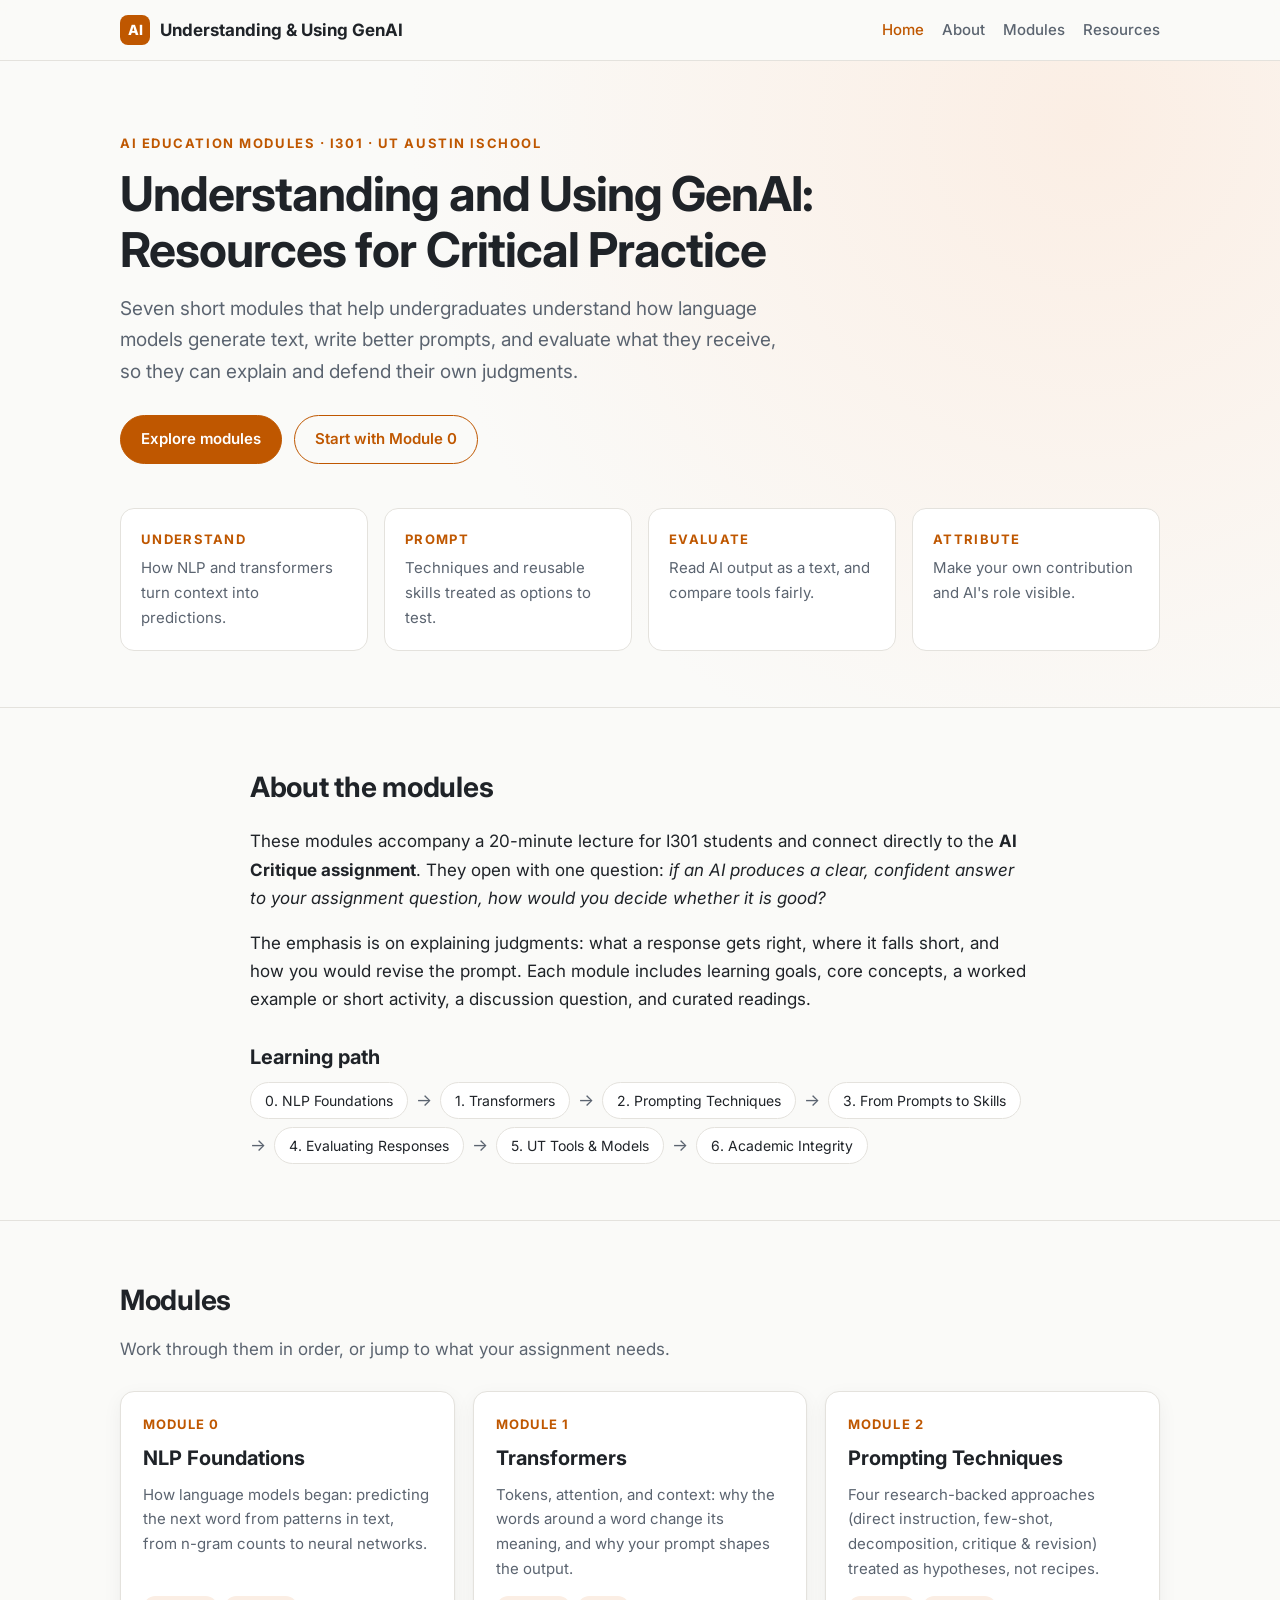
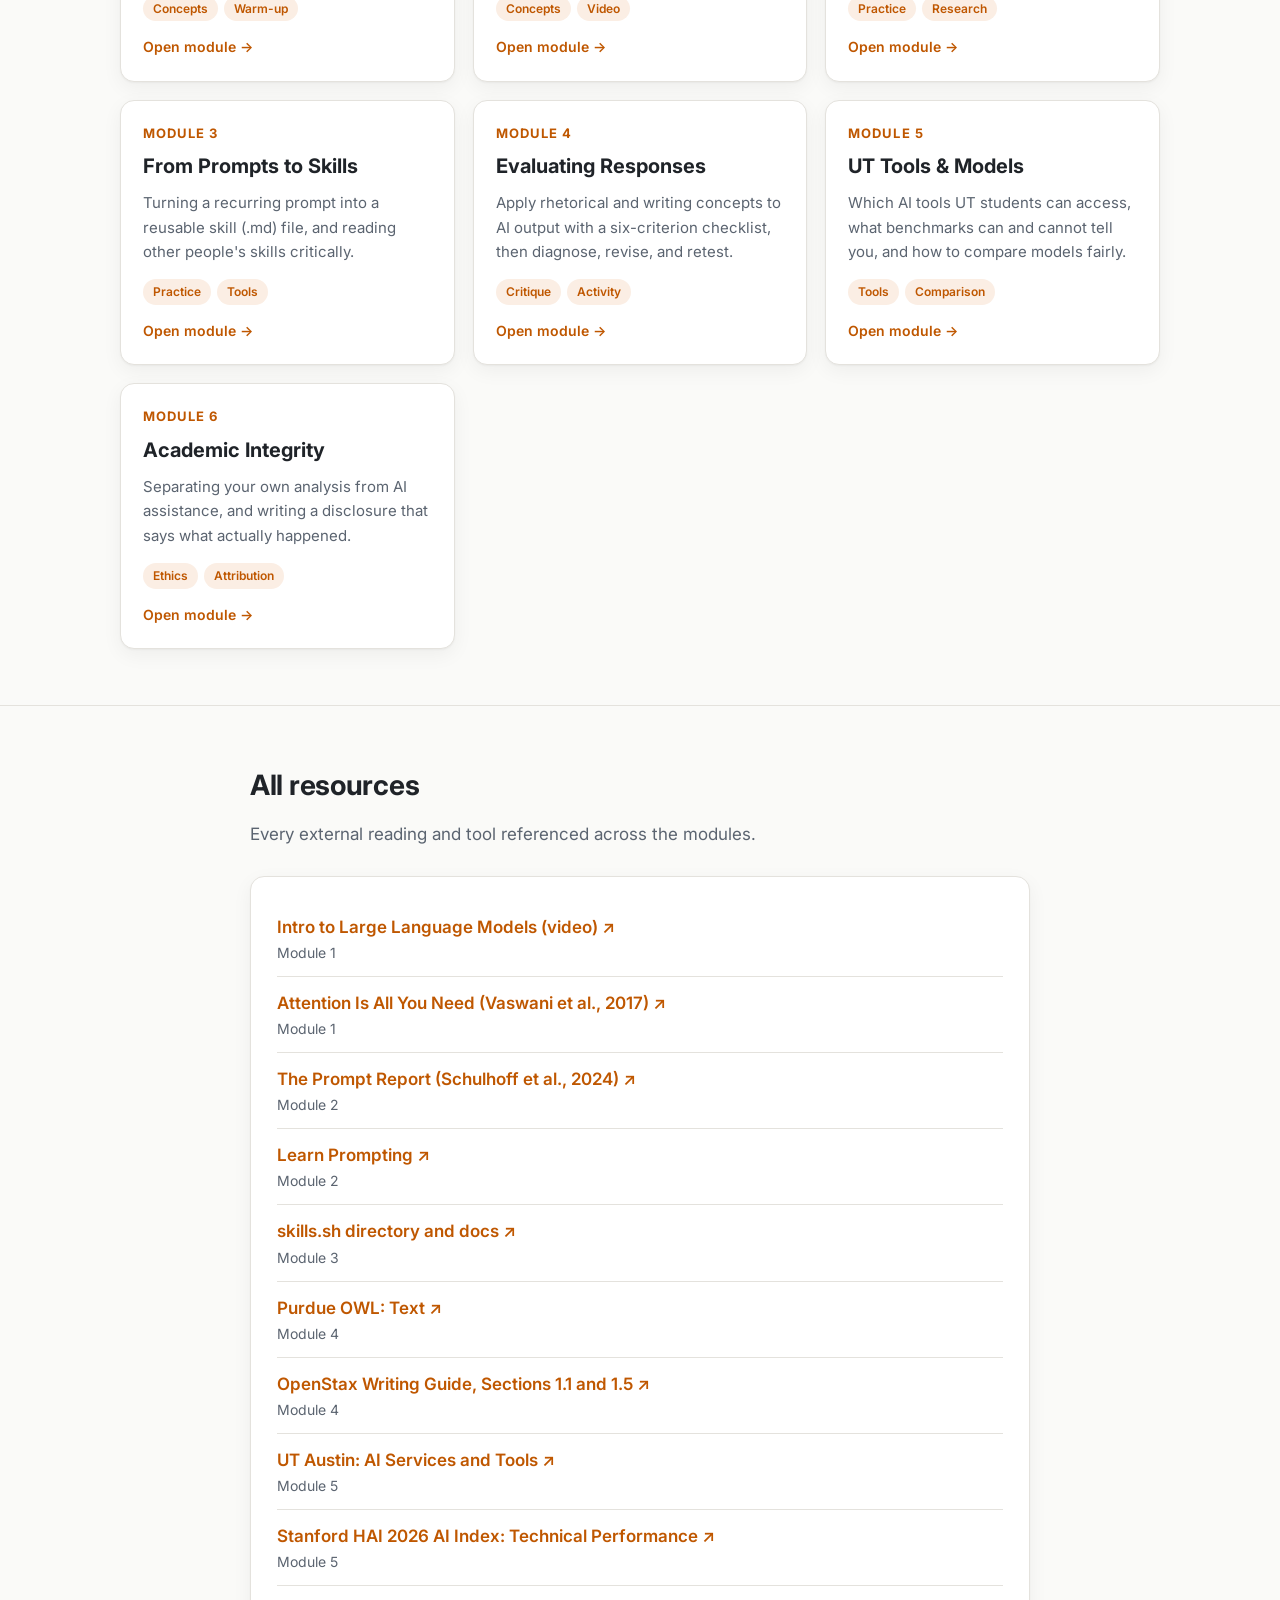
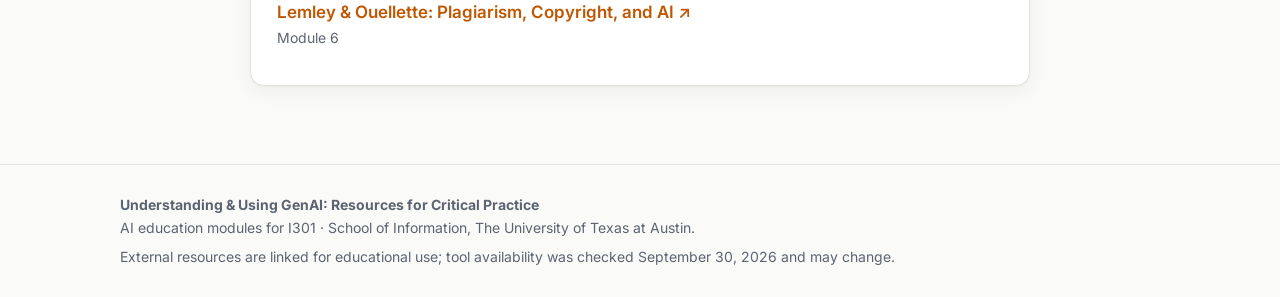
<file: index.html>
<!doctype html>
<html lang="en">
<head>
<meta charset="utf-8">
<meta name="viewport" content="width=device-width, initial-scale=1">
<title>Understanding &amp; Using GenAI: AI Education Modules</title>
<meta name="description" content="AI education modules for UT Austin iSchool undergraduates: understanding and critically using generative AI.">
<link rel="preconnect" href="https://fonts.googleapis.com">
<link href="https://fonts.googleapis.com/css2?family=Inter:wght@400;500;600;700;800&display=swap" rel="stylesheet">
<link rel="stylesheet" href="assets/style.css">
</head>
<body>
<header class="site-header"><div class="wrap">
  <a class="brand" href="index.html"><span class="brand-mark">AI</span>Understanding &amp; Using GenAI</a>
  <nav class="nav"><a href="index.html#home" class="active">Home</a><a href="index.html#about" class="">About</a><a href="index.html#modules" class="">Modules</a><a href="index.html#resources" class="">Resources</a></nav>
</div></header>

<section class="hero" id="home"><div class="wrap">
  <p class="eyebrow">AI Education Modules · I301 · UT Austin iSchool</p>
  <h1>Understanding and Using GenAI:<br>Resources for Critical Practice</h1>
  <p class="lead">Seven short modules that help undergraduates understand how language models generate text, write better prompts, and evaluate what they receive, so they can explain and defend their own judgments.</p>
  <div class="btns"><a class="btn primary" href="#modules">Explore modules</a><a class="btn ghost" href="module0-nlp.html">Start with Module 0</a></div>
  <div class="pillars" style="margin-top:44px">
    <div class="pillar"><h4>Understand</h4><p>How NLP and transformers turn context into predictions.</p></div>
    <div class="pillar"><h4>Prompt</h4><p>Techniques and reusable skills treated as options to test.</p></div>
    <div class="pillar"><h4>Evaluate</h4><p>Read AI output as a text, and compare tools fairly.</p></div>
    <div class="pillar"><h4>Attribute</h4><p>Make your own contribution and AI's role visible.</p></div>
  </div>
</div></section>

<section class="block" id="about"><div class="wrap narrow">
  <h2>About the modules</h2>
  <p>These modules accompany a 20-minute lecture for I301 students and connect directly to the <b>AI Critique assignment</b>. They open with one question: <i>if an AI produces a clear, confident answer to your assignment question, how would you decide whether it is good?</i></p>
  <p>The emphasis is on explaining judgments: what a response gets right, where it falls short, and how you would revise the prompt. Each module includes learning goals, core concepts, a worked example or short activity, a discussion question, and curated readings.</p>
  <h3>Learning path</h3>
  <div class="flow"><span>0. NLP Foundations</span> <i>→</i> <span>1. Transformers</span> <i>→</i> <span>2. Prompting Techniques</span> <i>→</i> <span>3. From Prompts to Skills</span> <i>→</i> <span>4. Evaluating Responses</span> <i>→</i> <span>5. UT Tools & Models</span> <i>→</i> <span>6. Academic Integrity</span></div>
</div></section>

<section class="block" id="modules"><div class="wrap">
  <h2>Modules</h2>
  <p class="sub">Work through them in order, or jump to what your assignment needs.</p>
  <div class="modules"><a class="mcard" href="module0-nlp.html">
<span class="mnum">Module 0</span><h3>NLP Foundations</h3><p>How language models began: predicting the next word from patterns in text, from n-gram counts to neural networks.</p>
<span class="tags"><span class="tag">Concepts</span><span class="tag">Warm-up</span></span>
<span class="go">Open module →</span></a><a class="mcard" href="module1-transformers.html">
<span class="mnum">Module 1</span><h3>Transformers</h3><p>Tokens, attention, and context: why the words around a word change its meaning, and why your prompt shapes the output.</p>
<span class="tags"><span class="tag">Concepts</span><span class="tag">Video</span></span>
<span class="go">Open module →</span></a><a class="mcard" href="module2-prompting.html">
<span class="mnum">Module 2</span><h3>Prompting Techniques</h3><p>Four research-backed approaches (direct instruction, few-shot, decomposition, critique & revision) treated as hypotheses, not recipes.</p>
<span class="tags"><span class="tag">Practice</span><span class="tag">Research</span></span>
<span class="go">Open module →</span></a><a class="mcard" href="module3-skills.html">
<span class="mnum">Module 3</span><h3>From Prompts to Skills</h3><p>Turning a recurring prompt into a reusable skill (.md) file, and reading other people's skills critically.</p>
<span class="tags"><span class="tag">Practice</span><span class="tag">Tools</span></span>
<span class="go">Open module →</span></a><a class="mcard" href="module4-evaluation.html">
<span class="mnum">Module 4</span><h3>Evaluating Responses</h3><p>Apply rhetorical and writing concepts to AI output with a six-criterion checklist, then diagnose, revise, and retest.</p>
<span class="tags"><span class="tag">Critique</span><span class="tag">Activity</span></span>
<span class="go">Open module →</span></a><a class="mcard" href="module5-tools.html">
<span class="mnum">Module 5</span><h3>UT Tools & Models</h3><p>Which AI tools UT students can access, what benchmarks can and cannot tell you, and how to compare models fairly.</p>
<span class="tags"><span class="tag">Tools</span><span class="tag">Comparison</span></span>
<span class="go">Open module →</span></a><a class="mcard" href="module6-integrity.html">
<span class="mnum">Module 6</span><h3>Academic Integrity</h3><p>Separating your own analysis from AI assistance, and writing a disclosure that says what actually happened.</p>
<span class="tags"><span class="tag">Ethics</span><span class="tag">Attribution</span></span>
<span class="go">Open module →</span></a></div>
</div></section>

<section class="block" id="resources"><div class="wrap narrow">
  <h2>All resources</h2>
  <p class="sub">Every external reading and tool referenced across the modules.</p>
  <div class="card"><ul class="res"><li><a href="https://www.youtube.com/watch?v=zjkBMFhNj_g" target="_blank" rel="noopener">Intro to Large Language Models (video) ↗</a><small>Module 1</small></li><li><a href="https://arxiv.org/abs/1706.03762" target="_blank" rel="noopener">Attention Is All You Need (Vaswani et al., 2017) ↗</a><small>Module 1</small></li><li><a href="https://arxiv.org/html/2406.06608v6" target="_blank" rel="noopener">The Prompt Report (Schulhoff et al., 2024) ↗</a><small>Module 2</small></li><li><a href="https://learnprompting.org/docs/introduction" target="_blank" rel="noopener">Learn Prompting ↗</a><small>Module 2</small></li><li><a href="https://www.skills.sh/docs" target="_blank" rel="noopener">skills.sh directory and docs ↗</a><small>Module 3</small></li><li><a href="https://owl.purdue.edu/owl/general_writing/academic_writing/rhetorical_situation/text.html" target="_blank" rel="noopener">Purdue OWL: Text ↗</a><small>Module 4</small></li><li><a href="https://openstax.org/books/writing-guide/pages/1-1-reading-to-understand-and-respond" target="_blank" rel="noopener">OpenStax Writing Guide, Sections 1.1 and 1.5 ↗</a><small>Module 4</small></li><li><a href="https://tech.utexas.edu/services-tools/ai" target="_blank" rel="noopener">UT Austin: AI Services and Tools ↗</a><small>Module 5</small></li><li><a href="https://hai.stanford.edu/ai-index/2026-ai-index-report/technical-performance" target="_blank" rel="noopener">Stanford HAI 2026 AI Index: Technical Performance ↗</a><small>Module 5</small></li><li><a href="https://lawreview.uchicago.edu/online-archive/plagiarism-copyright-and-ai" target="_blank" rel="noopener">Lemley &amp; Ouellette: Plagiarism, Copyright, and AI ↗</a><small>Module 6</small></li></ul></div>
</div></section>
<footer><div class="wrap">
  <div><b>Understanding &amp; Using GenAI: Resources for Critical Practice</b></div>
  <div>AI education modules for I301 · School of Information, The University of Texas at Austin.</div>
  <div style="margin-top:6px">External resources are linked for educational use; tool availability was checked September 30, 2026 and may change.</div>
</div></footer>
</body></html>
</file>
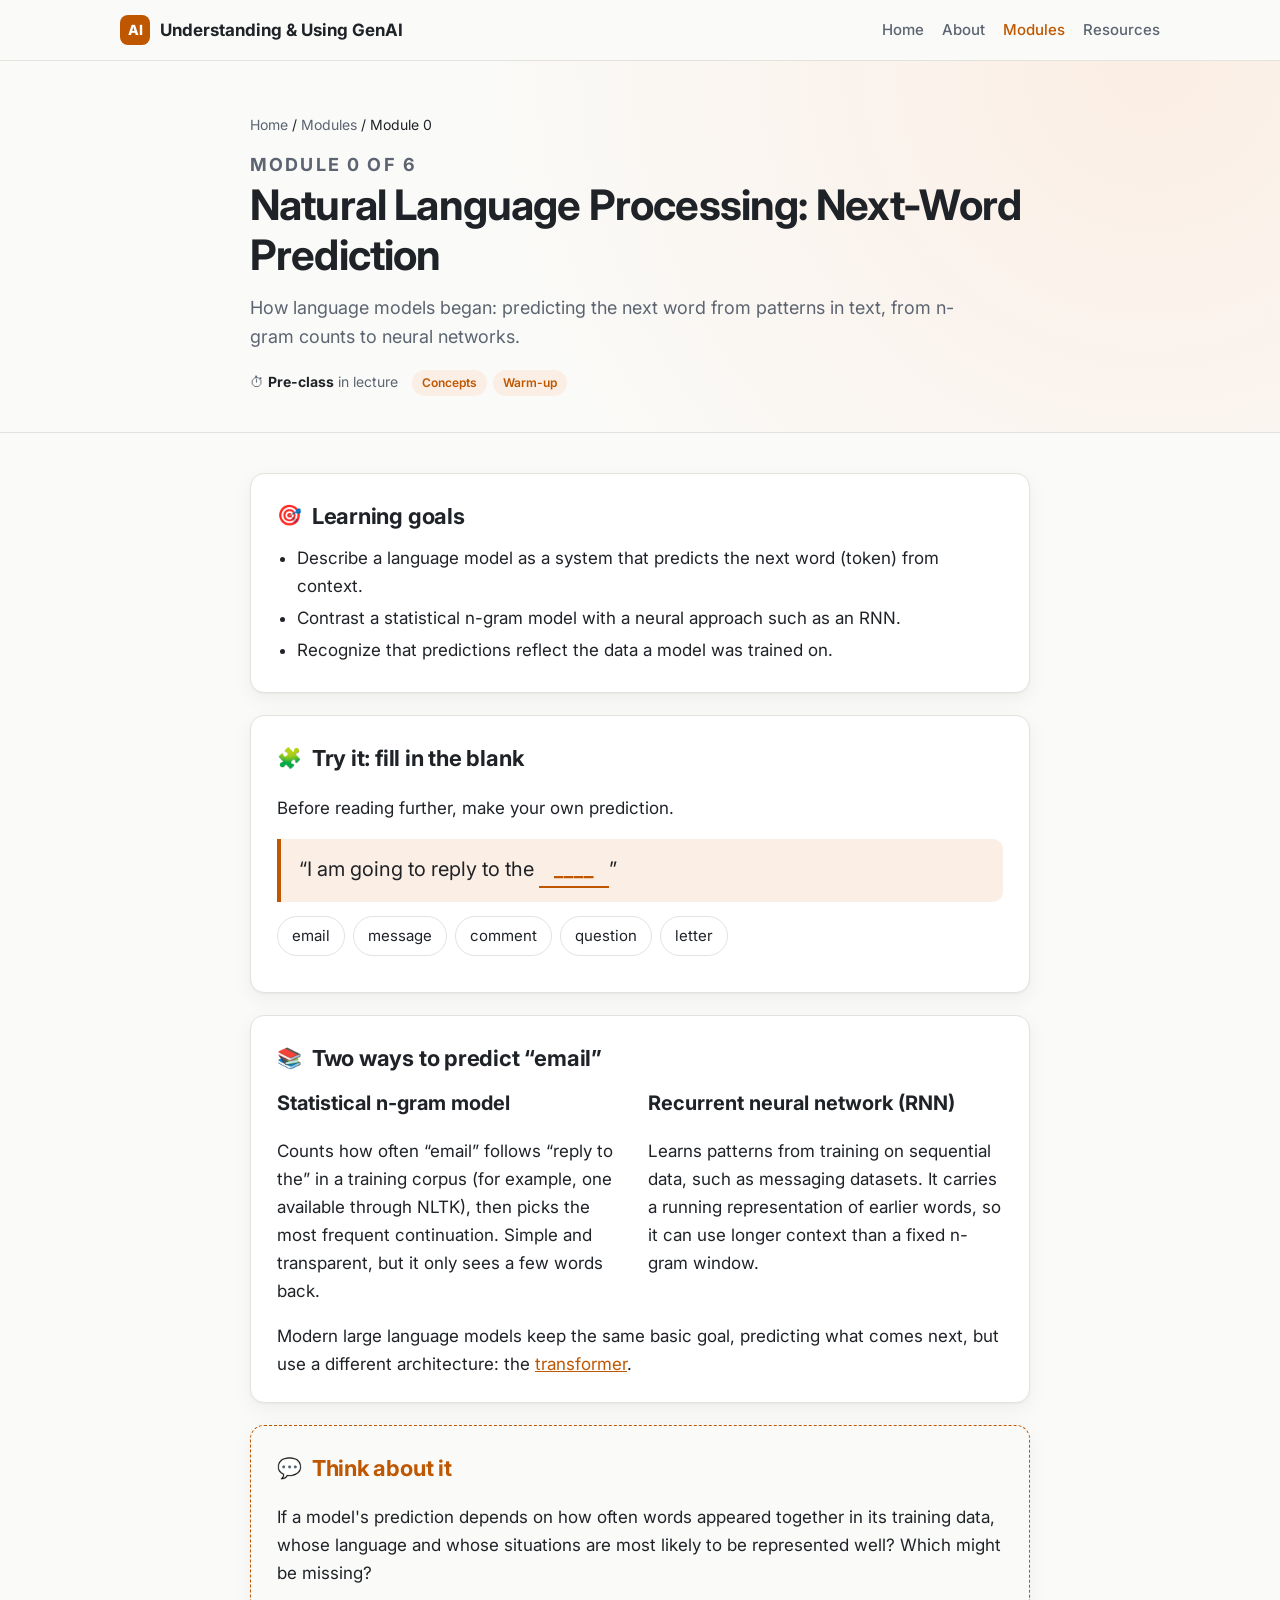
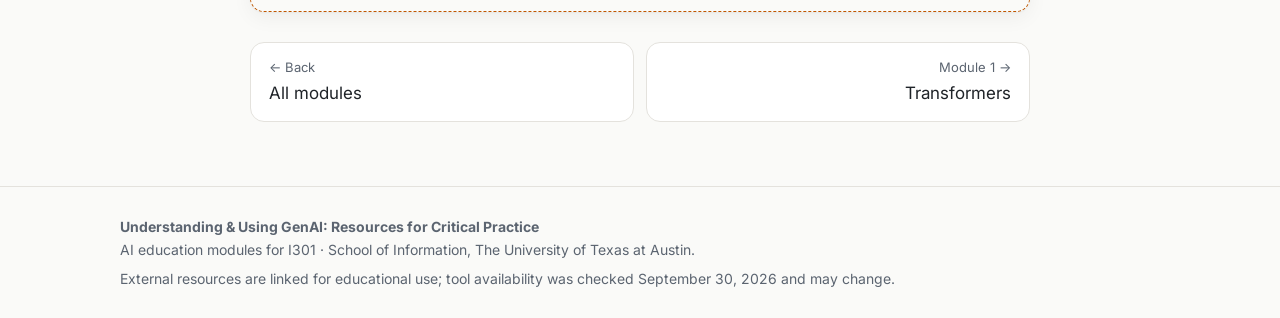
<file: module0-nlp.html>
<!doctype html>
<html lang="en">
<head>
<meta charset="utf-8">
<meta name="viewport" content="width=device-width, initial-scale=1">
<title>Module 0: NLP Foundations | Understanding &amp; Using GenAI</title>
<meta name="description" content="AI education modules for UT Austin iSchool undergraduates: understanding and critically using generative AI.">
<link rel="preconnect" href="https://fonts.googleapis.com">
<link href="https://fonts.googleapis.com/css2?family=Inter:wght@400;500;600;700;800&display=swap" rel="stylesheet">
<link rel="stylesheet" href="assets/style.css">
</head>
<body>
<header class="site-header"><div class="wrap">
  <a class="brand" href="index.html"><span class="brand-mark">AI</span>Understanding &amp; Using GenAI</a>
  <nav class="nav"><a href="index.html#home" class="">Home</a><a href="index.html#about" class="">About</a><a href="index.html#modules" class="active">Modules</a><a href="index.html#resources" class="">Resources</a></nav>
</div></header>

<section class="mhero"><div class="wrap narrow">
  <div class="crumb"><a href="index.html">Home</a> / <a href="index.html#modules">Modules</a> / Module 0</div>
  <p class="eyebrow">Module 0 of 6</p>
  <h1>Natural Language Processing: Next-Word Prediction</h1>
  <p>How language models began: predicting the next word from patterns in text, from n-gram counts to neural networks.</p>
  <div class="meta"><span>⏱ <b>Pre-class</b> in lecture</span><span class="tags"><span class="tag">Concepts</span><span class="tag">Warm-up</span></span></div>
</div></section>
<main class="content"><div class="wrap narrow">
<div class="card "><h2><span class="ico">🎯</span>Learning goals</h2><ul class="goals">
<li>Describe a language model as a system that predicts the next word (token) from context.</li>
<li>Contrast a statistical n-gram model with a neural approach such as an RNN.</li>
<li>Recognize that predictions reflect the data a model was trained on.</li></ul></div><div class="card "><h2><span class="ico">🧩</span>Try it: fill in the blank</h2><p>Before reading further, make your own prediction.</p>
<div class="quote" style="font-size:20px">“I am going to reply to the <span class="blank" id="blank">____</span>”</div>
<div class="choices" id="choices">
<button class="choice" data-w="email">email</button><button class="choice" data-w="message">message</button>
<button class="choice" data-w="comment">comment</button><button class="choice" data-w="question">question</button>
<button class="choice" data-w="letter">letter</button></div>
<div id="dist" hidden>
<p class="label">An illustrative probability distribution a model might assign based on its dataset</p>
<div class="bar"><span class="w">email</span><span class="track"><span class="fill" data-t="email" style="width:46%"></span></span><span class="pct" data-t="email">46%</span></div>
<div class="bar"><span class="w">message</span><span class="track"><span class="fill" data-t="message" style="width:22%"></span></span><span class="pct" data-t="message">22%</span></div>
<div class="bar"><span class="w">comment</span><span class="track"><span class="fill" data-t="comment" style="width:14%"></span></span><span class="pct" data-t="comment">14%</span></div>
<div class="bar"><span class="w">question</span><span class="track"><span class="fill" data-t="question" style="width:11%"></span></span><span class="pct" data-t="question">11%</span></div>
<div class="bar"><span class="w">letter</span><span class="track"><span class="fill" data-t="letter" style="width:7%"></span></span><span class="pct" data-t="letter">7%</span></div>
<p style="color:var(--muted);font-size:14px">These numbers are invented for teaching. A real model scores every token in its vocabulary; the top choice is often, but not always, the one it outputs. Each choice shows a different hypothetical dataset in which that word most often follows “reply to the.”</p>
</div>
<script>
const DIST={
  email:   {email:46, message:22, comment:14, question:11, letter:7},
  message: {message:44, email:24, comment:15, question:10, letter:7},
  comment: {comment:41, message:21, email:18, question:13, letter:7},
  question:{question:43, email:20, message:17, comment:12, letter:8},
  letter:  {letter:39, email:23, message:18, question:12, comment:8}
};
document.querySelectorAll('#choices .choice').forEach(b=>b.onclick=()=>{
  document.querySelectorAll('#choices .choice').forEach(x=>x.classList.remove('sel'));
  b.classList.add('sel'); document.getElementById('blank').textContent=b.dataset.w;
  const d=document.getElementById('dist'); d.hidden=false; const p=DIST[b.dataset.w];
  d.querySelectorAll('.fill').forEach(f=>{f.style.width='0';setTimeout(()=>f.style.width=p[f.dataset.t]+'%',30)});
  d.querySelectorAll('.pct').forEach(s=>s.textContent=p[s.dataset.t]+'%');
});
</script></div><div class="card "><h2><span class="ico">📚</span>Two ways to predict “email”</h2><div class="cols">
<div><h3 style="margin-top:0">Statistical n-gram model</h3><p>Counts how often “email” follows “reply to the” in a training corpus (for example, one available through NLTK), then picks the most frequent continuation. Simple and transparent, but it only sees a few words back.</p></div>
<div><h3 style="margin-top:0">Recurrent neural network (RNN)</h3><p>Learns patterns from training on sequential data, such as messaging datasets. It carries a running representation of earlier words, so it can use longer context than a fixed n-gram window.</p></div>
</div>
<p>Modern large language models keep the same basic goal, predicting what comes next, but use a different architecture: the <a href="module1-transformers.html">transformer</a>.</p></div><div class="card discuss"><h2><span class="ico">💬</span>Think about it</h2><p>If a model's prediction depends on how often words appeared together in its training data, whose language and whose situations are most likely to be represented well? Which might be missing?</p></div>
<div class="pager"><a href="index.html#modules"><small>← Back</small>All modules</a><a class="next" href="module1-transformers.html"><small>Module 1 →</small>Transformers</a></div>
</div></main>
<footer><div class="wrap">
  <div><b>Understanding &amp; Using GenAI: Resources for Critical Practice</b></div>
  <div>AI education modules for I301 · School of Information, The University of Texas at Austin.</div>
  <div style="margin-top:6px">External resources are linked for educational use; tool availability was checked September 30, 2026 and may change.</div>
</div></footer>
</body></html>
</file>
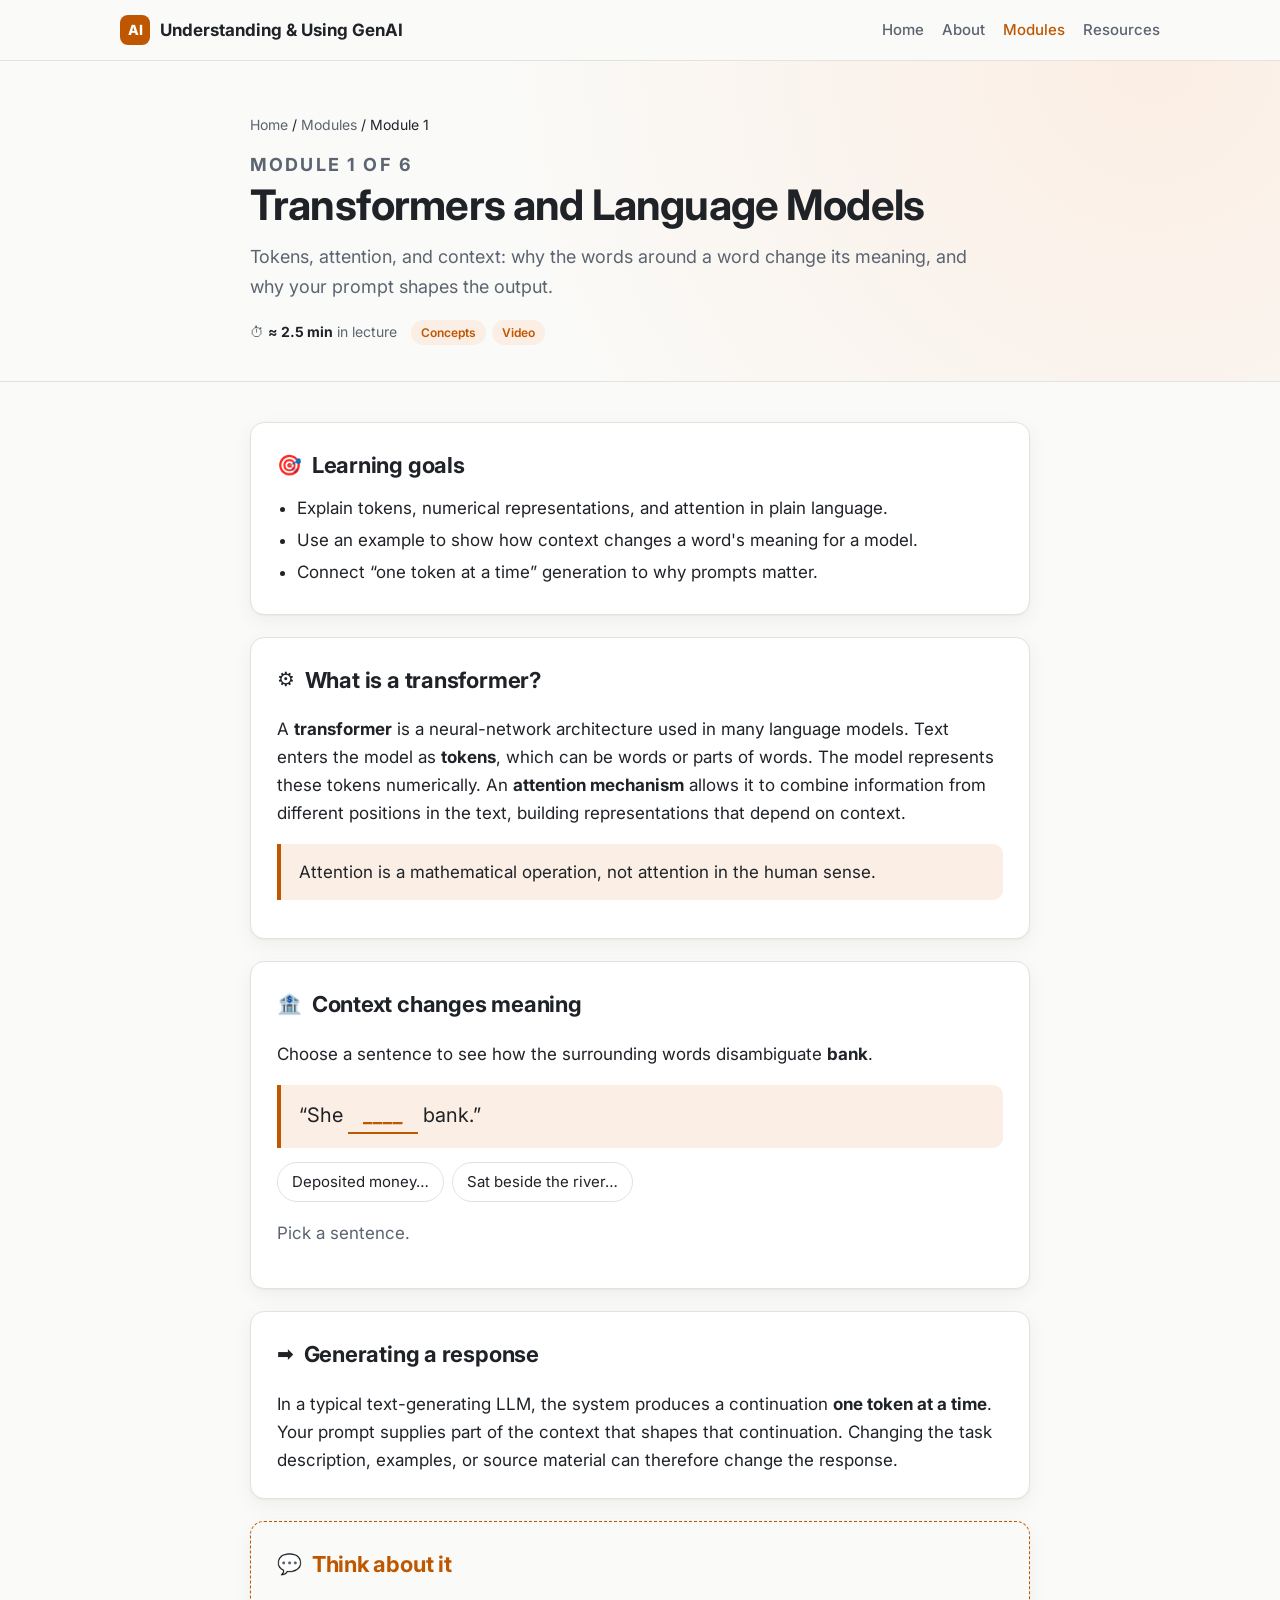
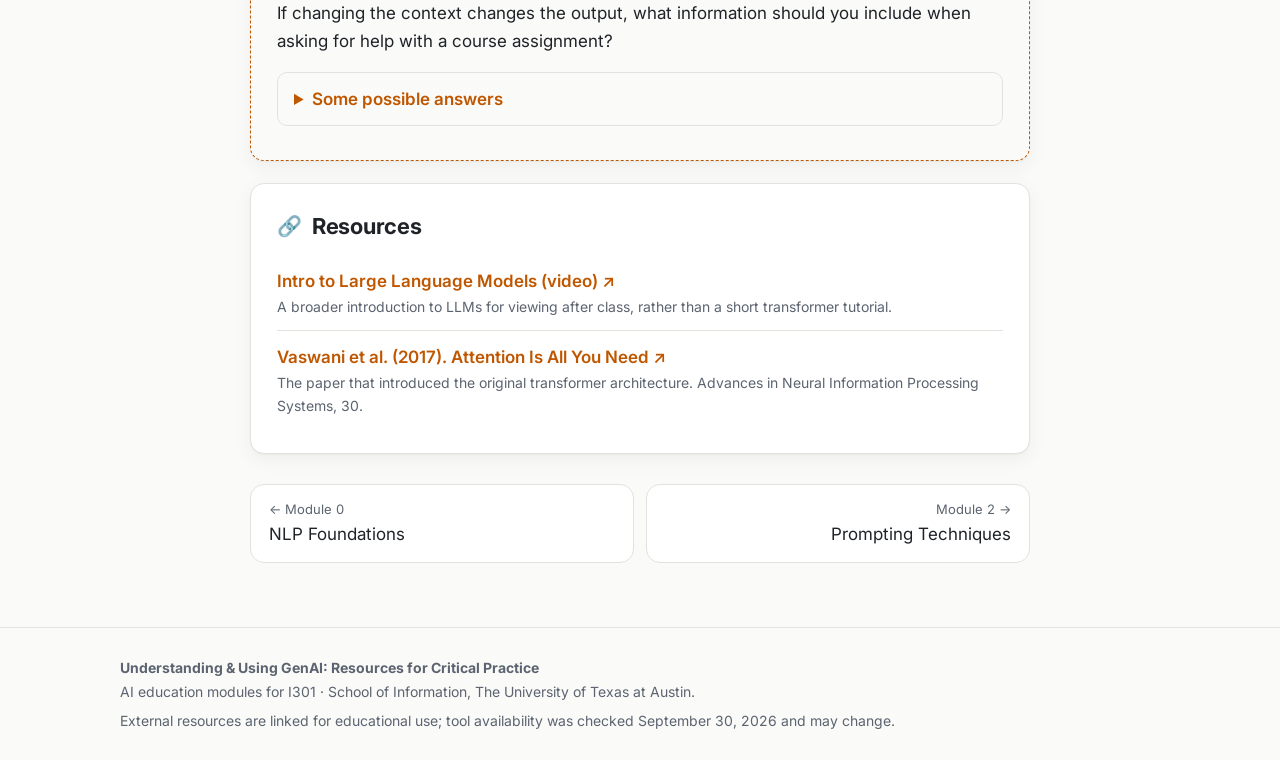
<file: module1-transformers.html>
<!doctype html>
<html lang="en">
<head>
<meta charset="utf-8">
<meta name="viewport" content="width=device-width, initial-scale=1">
<title>Module 1: Transformers | Understanding &amp; Using GenAI</title>
<meta name="description" content="AI education modules for UT Austin iSchool undergraduates: understanding and critically using generative AI.">
<link rel="preconnect" href="https://fonts.googleapis.com">
<link href="https://fonts.googleapis.com/css2?family=Inter:wght@400;500;600;700;800&display=swap" rel="stylesheet">
<link rel="stylesheet" href="assets/style.css">
</head>
<body>
<header class="site-header"><div class="wrap">
  <a class="brand" href="index.html"><span class="brand-mark">AI</span>Understanding &amp; Using GenAI</a>
  <nav class="nav"><a href="index.html#home" class="">Home</a><a href="index.html#about" class="">About</a><a href="index.html#modules" class="active">Modules</a><a href="index.html#resources" class="">Resources</a></nav>
</div></header>

<section class="mhero"><div class="wrap narrow">
  <div class="crumb"><a href="index.html">Home</a> / <a href="index.html#modules">Modules</a> / Module 1</div>
  <p class="eyebrow">Module 1 of 6</p>
  <h1>Transformers and Language Models</h1>
  <p>Tokens, attention, and context: why the words around a word change its meaning, and why your prompt shapes the output.</p>
  <div class="meta"><span>⏱ <b>≈ 2.5 min</b> in lecture</span><span class="tags"><span class="tag">Concepts</span><span class="tag">Video</span></span></div>
</div></section>
<main class="content"><div class="wrap narrow">
<div class="card "><h2><span class="ico">🎯</span>Learning goals</h2><ul class="goals">
<li>Explain tokens, numerical representations, and attention in plain language.</li>
<li>Use an example to show how context changes a word's meaning for a model.</li>
<li>Connect “one token at a time” generation to why prompts matter.</li></ul></div><div class="card "><h2><span class="ico">⚙️</span>What is a transformer?</h2><p>A <b>transformer</b> is a neural-network architecture used in many language models. Text enters the model as <b>tokens</b>, which can be words or parts of words. The model represents these tokens numerically. An <b>attention mechanism</b> allows it to combine information from different positions in the text, building representations that depend on context.</p>
<blockquote>Attention is a mathematical operation, not attention in the human sense.</blockquote></div><div class="card "><h2><span class="ico">🏦</span>Context changes meaning</h2><p>Choose a sentence to see how the surrounding words disambiguate <b>bank</b>.</p>
<div class="quote" style="font-size:20px" id="bankS">“She <span class="blank">____</span> bank.”</div>
<div class="choices">
<button class="choice" data-s="deposited money at the" data-m="a financial institution">Deposited money…</button>
<button class="choice" data-s="sat beside the river" data-m="the land along a river">Sat beside the river…</button></div>
<p id="bankM" style="color:var(--muted)">Pick a sentence.</p>
<script>
document.querySelectorAll('[data-s]').forEach(b=>b.onclick=()=>{
 document.querySelectorAll('[data-s]').forEach(x=>x.classList.remove('sel'));b.classList.add('sel');
 document.getElementById('bankS').innerHTML='“She <span class="blank">'+b.dataset.s+'</span> bank.”';
 document.getElementById('bankM').innerHTML='Words such as <b>'+b.dataset.s.split(' ').slice(0,2).join(' ')+'…</b> pull the representation of “bank” toward <b>'+b.dataset.m+'</b>.';
});
</script></div><div class="card "><h2><span class="ico">➡️</span>Generating a response</h2><p>In a typical text-generating LLM, the system produces a continuation <b>one token at a time</b>. Your prompt supplies part of the context that shapes that continuation. Changing the task description, examples, or source material can therefore change the response.</p></div><div class="card discuss"><h2><span class="ico">💬</span>Think about it</h2><p>If changing the context changes the output, what information should you include when asking for help with a course assignment?</p>
<details><summary>Some possible answers</summary><p>The assignment's actual question and instructions, the intended audience, the required length or format, the relevant course reading, and what you have already tried.</p></details></div><div class="card "><h2><span class="ico">🔗</span>Resources</h2><ul class="res"><li><a href="https://www.youtube.com/watch?v=zjkBMFhNj_g" target="_blank" rel="noopener">Intro to Large Language Models (video) ↗</a><small>A broader introduction to LLMs for viewing after class, rather than a short transformer tutorial.</small></li><li><a href="https://arxiv.org/abs/1706.03762" target="_blank" rel="noopener">Vaswani et al. (2017). Attention Is All You Need ↗</a><small>The paper that introduced the original transformer architecture. Advances in Neural Information Processing Systems, 30.</small></li></ul></div>
<div class="pager"><a href="module0-nlp.html"><small>← Module 0</small>NLP Foundations</a><a class="next" href="module2-prompting.html"><small>Module 2 →</small>Prompting Techniques</a></div>
</div></main>
<footer><div class="wrap">
  <div><b>Understanding &amp; Using GenAI: Resources for Critical Practice</b></div>
  <div>AI education modules for I301 · School of Information, The University of Texas at Austin.</div>
  <div style="margin-top:6px">External resources are linked for educational use; tool availability was checked September 30, 2026 and may change.</div>
</div></footer>
</body></html>
</file>
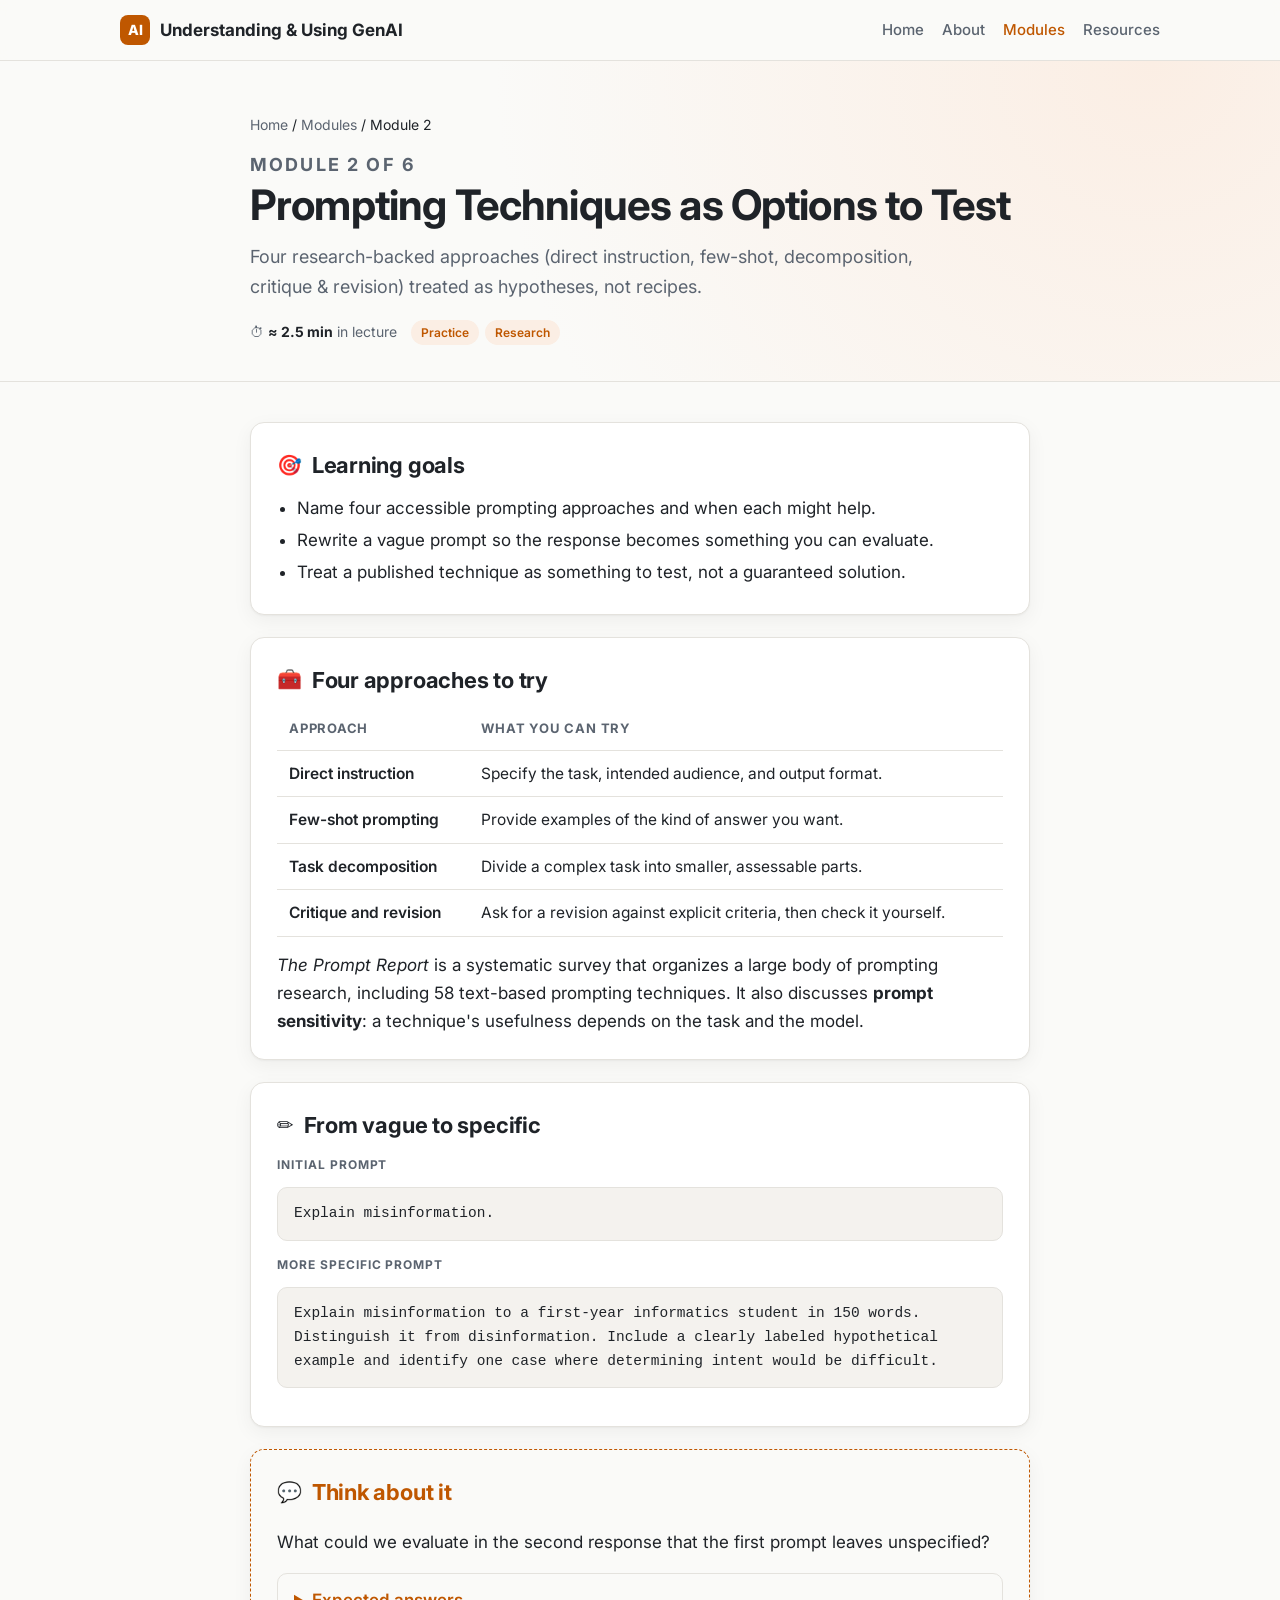
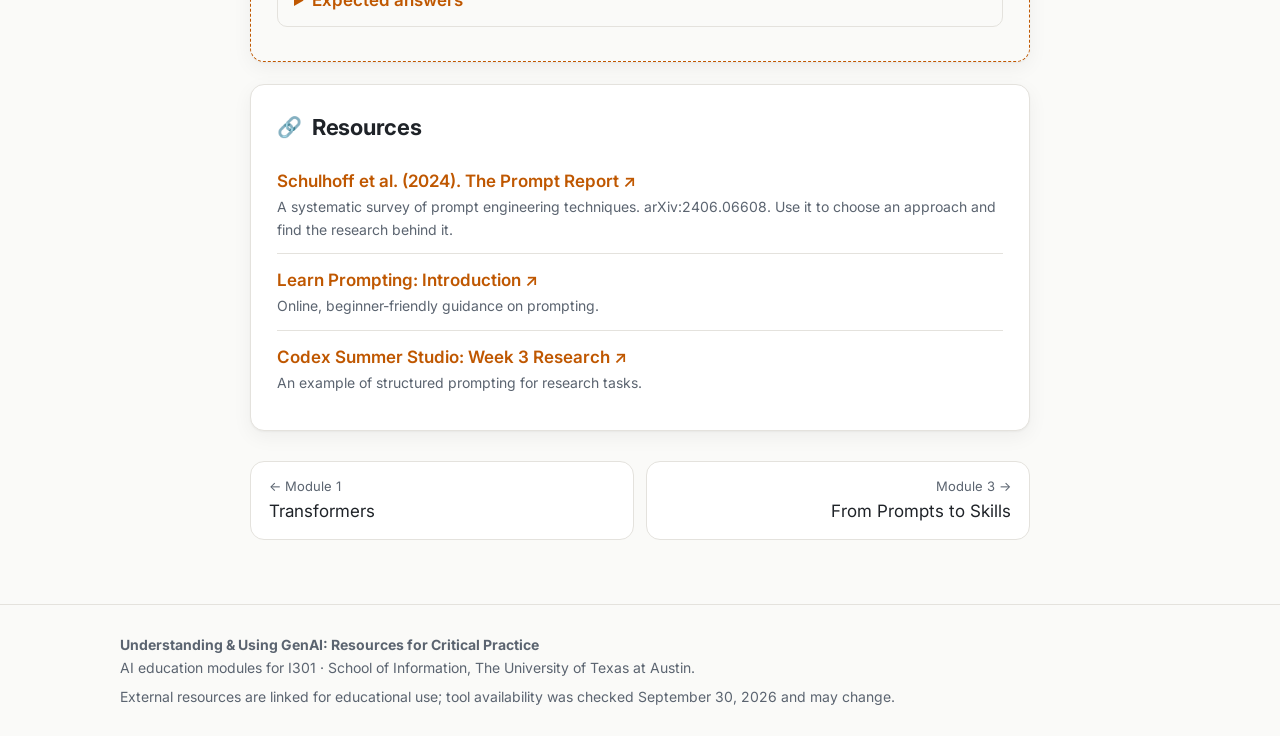
<file: module2-prompting.html>
<!doctype html>
<html lang="en">
<head>
<meta charset="utf-8">
<meta name="viewport" content="width=device-width, initial-scale=1">
<title>Module 2: Prompting Techniques | Understanding &amp; Using GenAI</title>
<meta name="description" content="AI education modules for UT Austin iSchool undergraduates: understanding and critically using generative AI.">
<link rel="preconnect" href="https://fonts.googleapis.com">
<link href="https://fonts.googleapis.com/css2?family=Inter:wght@400;500;600;700;800&display=swap" rel="stylesheet">
<link rel="stylesheet" href="assets/style.css">
</head>
<body>
<header class="site-header"><div class="wrap">
  <a class="brand" href="index.html"><span class="brand-mark">AI</span>Understanding &amp; Using GenAI</a>
  <nav class="nav"><a href="index.html#home" class="">Home</a><a href="index.html#about" class="">About</a><a href="index.html#modules" class="active">Modules</a><a href="index.html#resources" class="">Resources</a></nav>
</div></header>

<section class="mhero"><div class="wrap narrow">
  <div class="crumb"><a href="index.html">Home</a> / <a href="index.html#modules">Modules</a> / Module 2</div>
  <p class="eyebrow">Module 2 of 6</p>
  <h1>Prompting Techniques as Options to Test</h1>
  <p>Four research-backed approaches (direct instruction, few-shot, decomposition, critique & revision) treated as hypotheses, not recipes.</p>
  <div class="meta"><span>⏱ <b>≈ 2.5 min</b> in lecture</span><span class="tags"><span class="tag">Practice</span><span class="tag">Research</span></span></div>
</div></section>
<main class="content"><div class="wrap narrow">
<div class="card "><h2><span class="ico">🎯</span>Learning goals</h2><ul class="goals">
<li>Name four accessible prompting approaches and when each might help.</li>
<li>Rewrite a vague prompt so the response becomes something you can evaluate.</li>
<li>Treat a published technique as something to test, not a guaranteed solution.</li></ul></div><div class="card "><h2><span class="ico">🧰</span>Four approaches to try</h2><div class="tablewrap"><table>
<tr><th>Approach</th><th>What you can try</th></tr>
<tr><td>Direct instruction</td><td>Specify the task, intended audience, and output format.</td></tr>
<tr><td>Few-shot prompting</td><td>Provide examples of the kind of answer you want.</td></tr>
<tr><td>Task decomposition</td><td>Divide a complex task into smaller, assessable parts.</td></tr>
<tr><td>Critique and revision</td><td>Ask for a revision against explicit criteria, then check it yourself.</td></tr>
</table></div>
<p style="margin-top:14px"><i>The Prompt Report</i> is a systematic survey that organizes a large body of prompting research, including 58 text-based prompting techniques. It also discusses <b>prompt sensitivity</b>: a technique's usefulness depends on the task and the model.</p></div><div class="card "><h2><span class="ico">✏️</span>From vague to specific</h2><p class="label">Initial prompt</p><div class="prompt">Explain misinformation.</div>
<p class="label">More specific prompt</p><div class="prompt">Explain misinformation to a first-year informatics student in 150 words. Distinguish it from disinformation. Include a clearly labeled hypothetical example and identify one case where determining intent would be difficult.</div></div><div class="card discuss"><h2><span class="ico">💬</span>Think about it</h2><p>What could we evaluate in the second response that the first prompt leaves unspecified?</p>
<details><summary>Expected answers</summary><ul class="goals"><li>Audience (first-year informatics student)</li><li>Length (150 words)</li><li>Conceptual distinction (misinformation vs. disinformation)</li><li>A labeled hypothetical example</li><li>Treatment of uncertainty (when intent is hard to determine)</li></ul></details></div><div class="card "><h2><span class="ico">🔗</span>Resources</h2><ul class="res"><li><a href="https://arxiv.org/html/2406.06608v6" target="_blank" rel="noopener">Schulhoff et al. (2024). The Prompt Report ↗</a><small>A systematic survey of prompt engineering techniques. arXiv:2406.06608. Use it to choose an approach and find the research behind it.</small></li><li><a href="https://learnprompting.org/docs/introduction" target="_blank" rel="noopener">Learn Prompting: Introduction ↗</a><small>Online, beginner-friendly guidance on prompting.</small></li><li><a href="https://openai-codex-summer-studio-hub.vercel.app/week-3/research" target="_blank" rel="noopener">Codex Summer Studio: Week 3 Research ↗</a><small>An example of structured prompting for research tasks.</small></li></ul></div>
<div class="pager"><a href="module1-transformers.html"><small>← Module 1</small>Transformers</a><a class="next" href="module3-skills.html"><small>Module 3 →</small>From Prompts to Skills</a></div>
</div></main>
<footer><div class="wrap">
  <div><b>Understanding &amp; Using GenAI: Resources for Critical Practice</b></div>
  <div>AI education modules for I301 · School of Information, The University of Texas at Austin.</div>
  <div style="margin-top:6px">External resources are linked for educational use; tool availability was checked September 30, 2026 and may change.</div>
</div></footer>
</body></html>
</file>
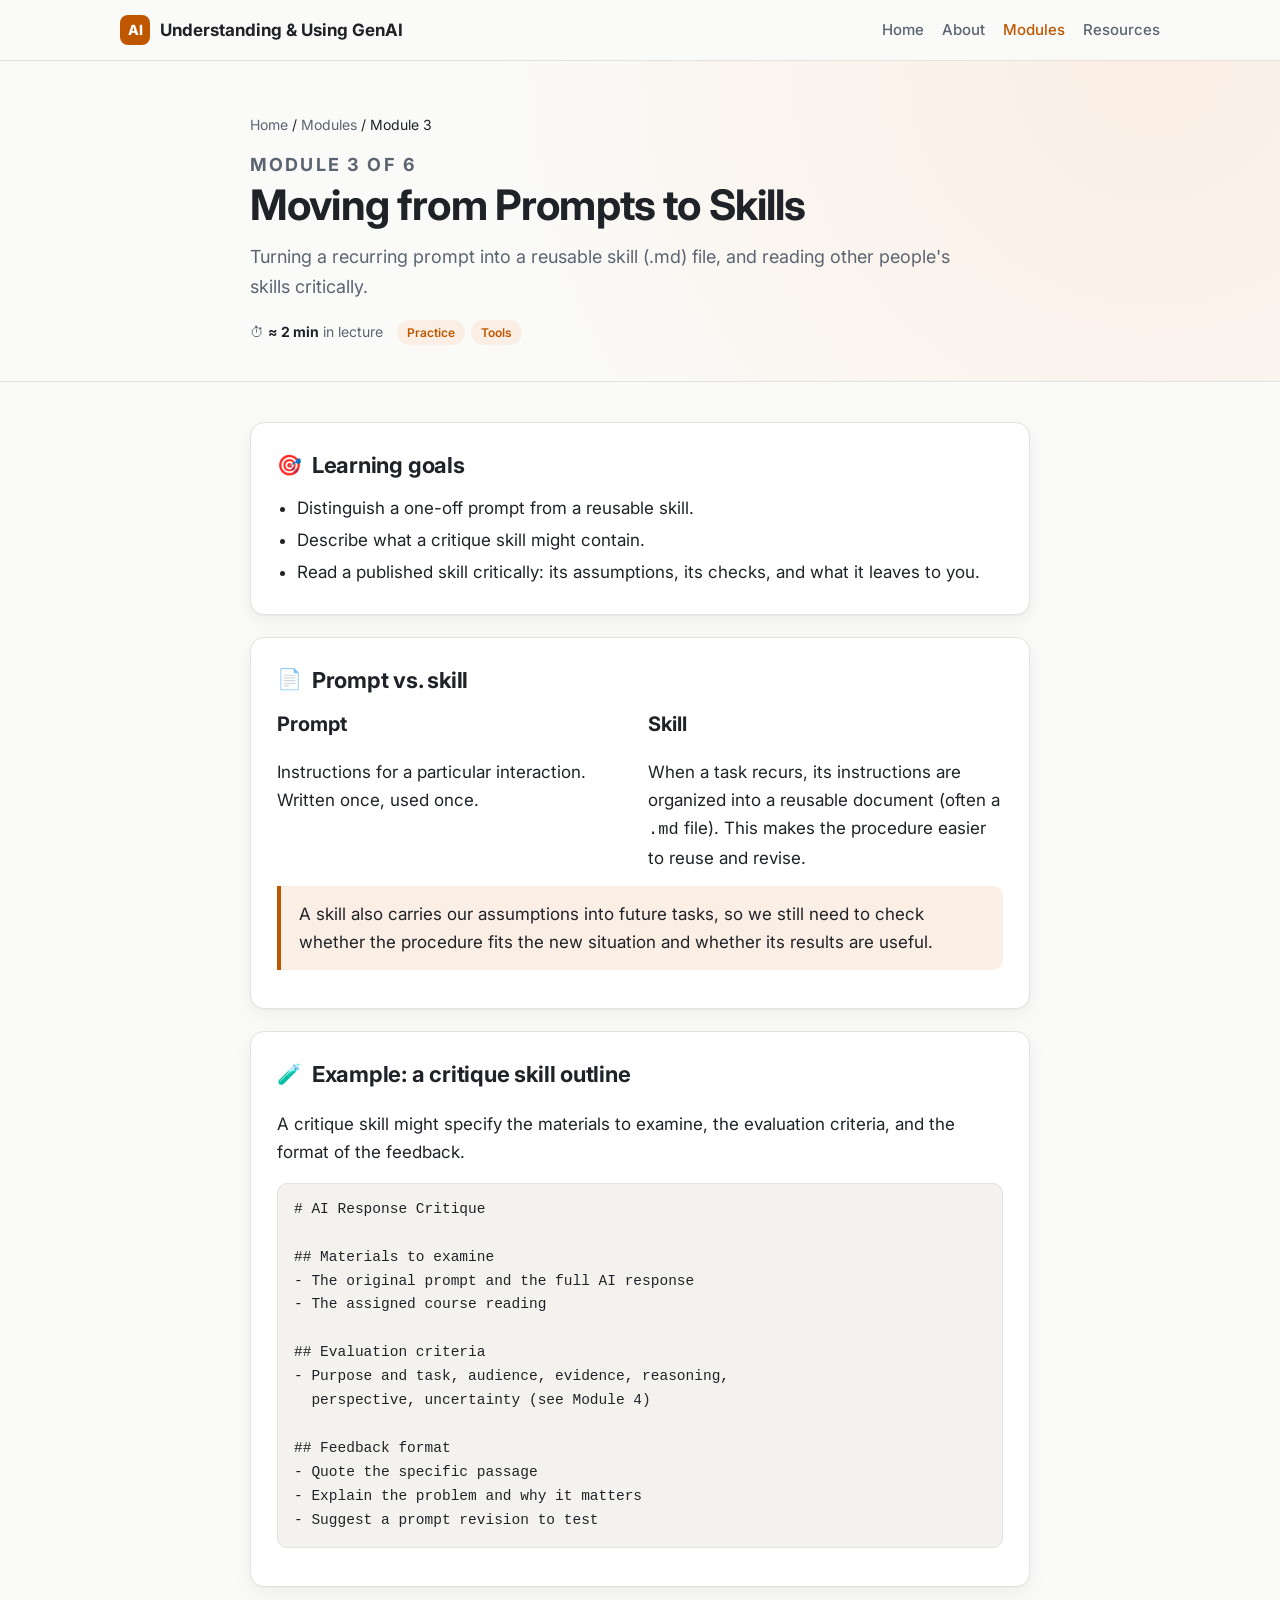
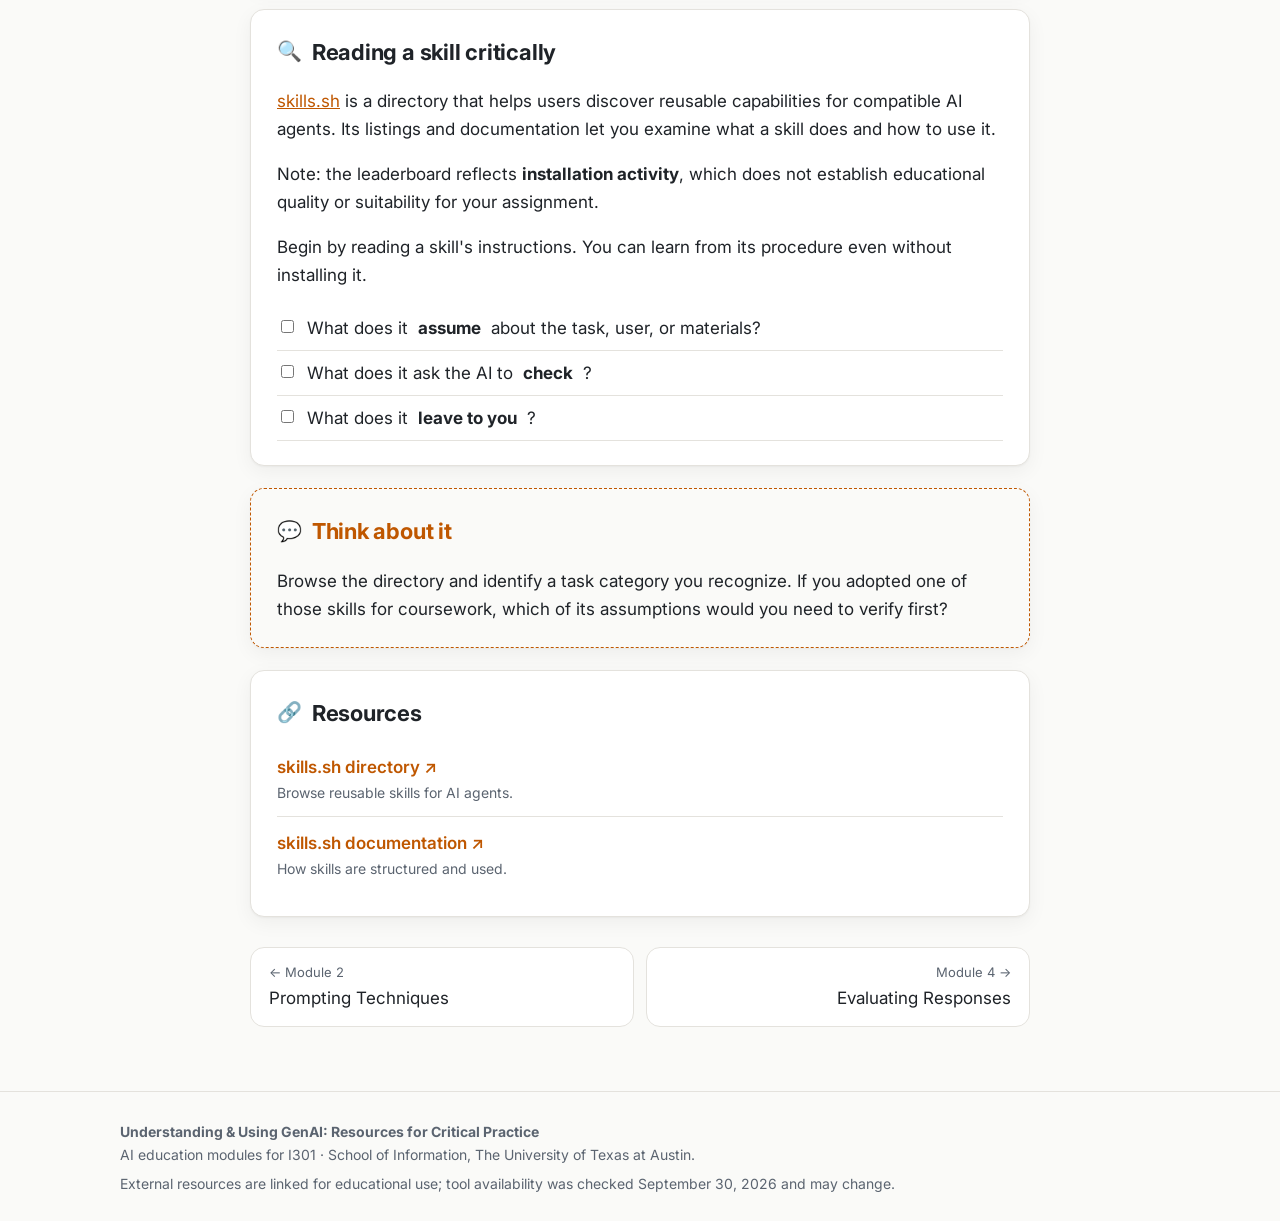
<file: module3-skills.html>
<!doctype html>
<html lang="en">
<head>
<meta charset="utf-8">
<meta name="viewport" content="width=device-width, initial-scale=1">
<title>Module 3: From Prompts to Skills | Understanding &amp; Using GenAI</title>
<meta name="description" content="AI education modules for UT Austin iSchool undergraduates: understanding and critically using generative AI.">
<link rel="preconnect" href="https://fonts.googleapis.com">
<link href="https://fonts.googleapis.com/css2?family=Inter:wght@400;500;600;700;800&display=swap" rel="stylesheet">
<link rel="stylesheet" href="assets/style.css">
</head>
<body>
<header class="site-header"><div class="wrap">
  <a class="brand" href="index.html"><span class="brand-mark">AI</span>Understanding &amp; Using GenAI</a>
  <nav class="nav"><a href="index.html#home" class="">Home</a><a href="index.html#about" class="">About</a><a href="index.html#modules" class="active">Modules</a><a href="index.html#resources" class="">Resources</a></nav>
</div></header>

<section class="mhero"><div class="wrap narrow">
  <div class="crumb"><a href="index.html">Home</a> / <a href="index.html#modules">Modules</a> / Module 3</div>
  <p class="eyebrow">Module 3 of 6</p>
  <h1>Moving from Prompts to Skills</h1>
  <p>Turning a recurring prompt into a reusable skill (.md) file, and reading other people's skills critically.</p>
  <div class="meta"><span>⏱ <b>≈ 2 min</b> in lecture</span><span class="tags"><span class="tag">Practice</span><span class="tag">Tools</span></span></div>
</div></section>
<main class="content"><div class="wrap narrow">
<div class="card "><h2><span class="ico">🎯</span>Learning goals</h2><ul class="goals">
<li>Distinguish a one-off prompt from a reusable skill.</li>
<li>Describe what a critique skill might contain.</li>
<li>Read a published skill critically: its assumptions, its checks, and what it leaves to you.</li></ul></div><div class="card "><h2><span class="ico">📄</span>Prompt vs. skill</h2><div class="cols">
<div><h3 style="margin-top:0">Prompt</h3><p>Instructions for a particular interaction. Written once, used once.</p></div>
<div><h3 style="margin-top:0">Skill</h3><p>When a task recurs, its instructions are organized into a reusable document (often a <code>.md</code> file). This makes the procedure easier to reuse and revise.</p></div></div>
<blockquote>A skill also carries our assumptions into future tasks, so we still need to check whether the procedure fits the new situation and whether its results are useful.</blockquote></div><div class="card "><h2><span class="ico">🧪</span>Example: a critique skill outline</h2><p>A critique skill might specify the materials to examine, the evaluation criteria, and the format of the feedback.</p>
<div class="prompt"># AI Response Critique

## Materials to examine
- The original prompt and the full AI response
- The assigned course reading

## Evaluation criteria
- Purpose and task, audience, evidence, reasoning,
  perspective, uncertainty (see Module 4)

## Feedback format
- Quote the specific passage
- Explain the problem and why it matters
- Suggest a prompt revision to test</div></div><div class="card "><h2><span class="ico">🔍</span>Reading a skill critically</h2><p><a href="https://www.skills.sh/" target="_blank" rel="noopener">skills.sh</a> is a directory that helps users discover reusable capabilities for compatible AI agents. Its listings and documentation let you examine what a skill does and how to use it.</p>
<p>Note: the leaderboard reflects <b>installation activity</b>, which does not establish educational quality or suitability for your assignment.</p>
<p>Begin by reading a skill's instructions. You can learn from its procedure even without installing it.</p>
<div class="check" id="skillQ">
<label><input type="checkbox"> What does it <b>assume</b> about the task, user, or materials?</label>
<label><input type="checkbox"> What does it ask the AI to <b>check</b>?</label>
<label><input type="checkbox"> What does it <b>leave to you</b>?</label></div></div><div class="card discuss"><h2><span class="ico">💬</span>Think about it</h2><p>Browse the directory and identify a task category you recognize. If you adopted one of those skills for coursework, which of its assumptions would you need to verify first?</p></div><div class="card "><h2><span class="ico">🔗</span>Resources</h2><ul class="res"><li><a href="https://www.skills.sh/" target="_blank" rel="noopener">skills.sh directory ↗</a><small>Browse reusable skills for AI agents.</small></li><li><a href="https://www.skills.sh/docs" target="_blank" rel="noopener">skills.sh documentation ↗</a><small>How skills are structured and used.</small></li></ul></div>
<div class="pager"><a href="module2-prompting.html"><small>← Module 2</small>Prompting Techniques</a><a class="next" href="module4-evaluation.html"><small>Module 4 →</small>Evaluating Responses</a></div>
</div></main>
<footer><div class="wrap">
  <div><b>Understanding &amp; Using GenAI: Resources for Critical Practice</b></div>
  <div>AI education modules for I301 · School of Information, The University of Texas at Austin.</div>
  <div style="margin-top:6px">External resources are linked for educational use; tool availability was checked September 30, 2026 and may change.</div>
</div></footer>
</body></html>
</file>
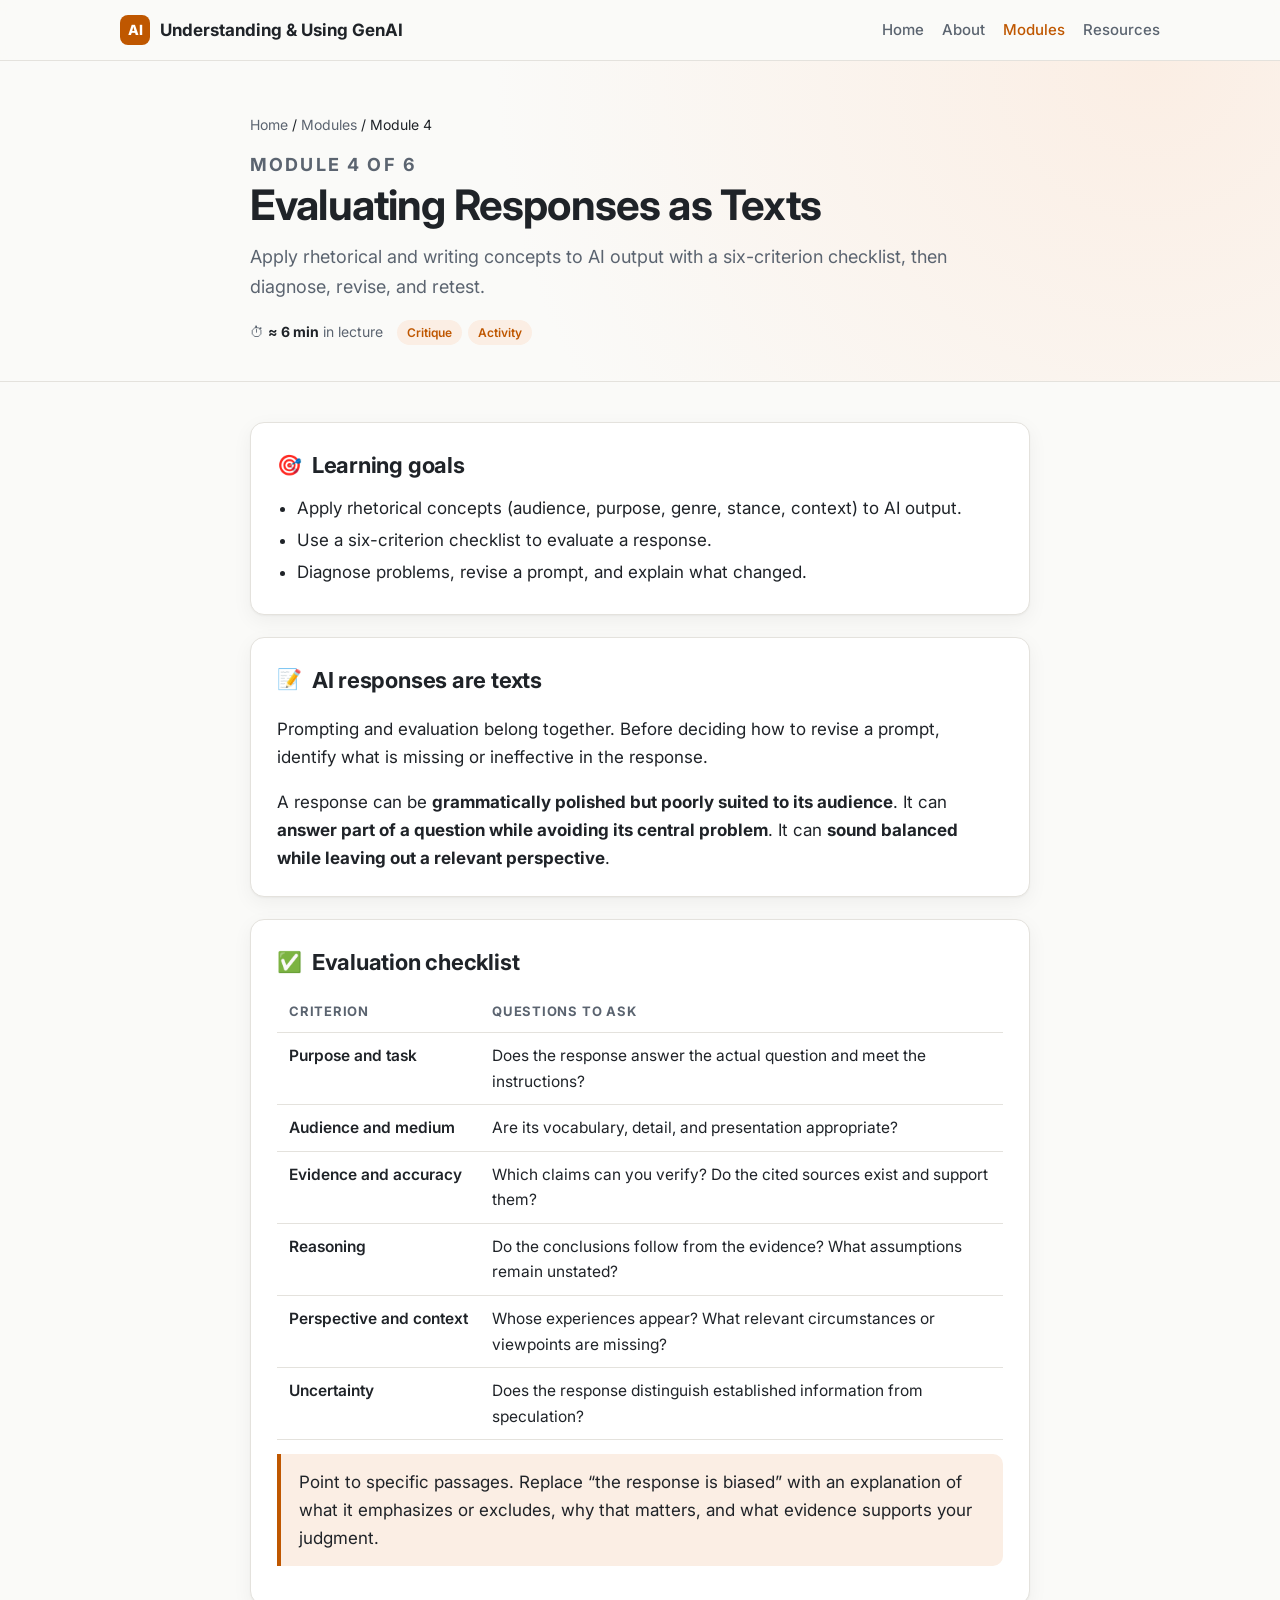
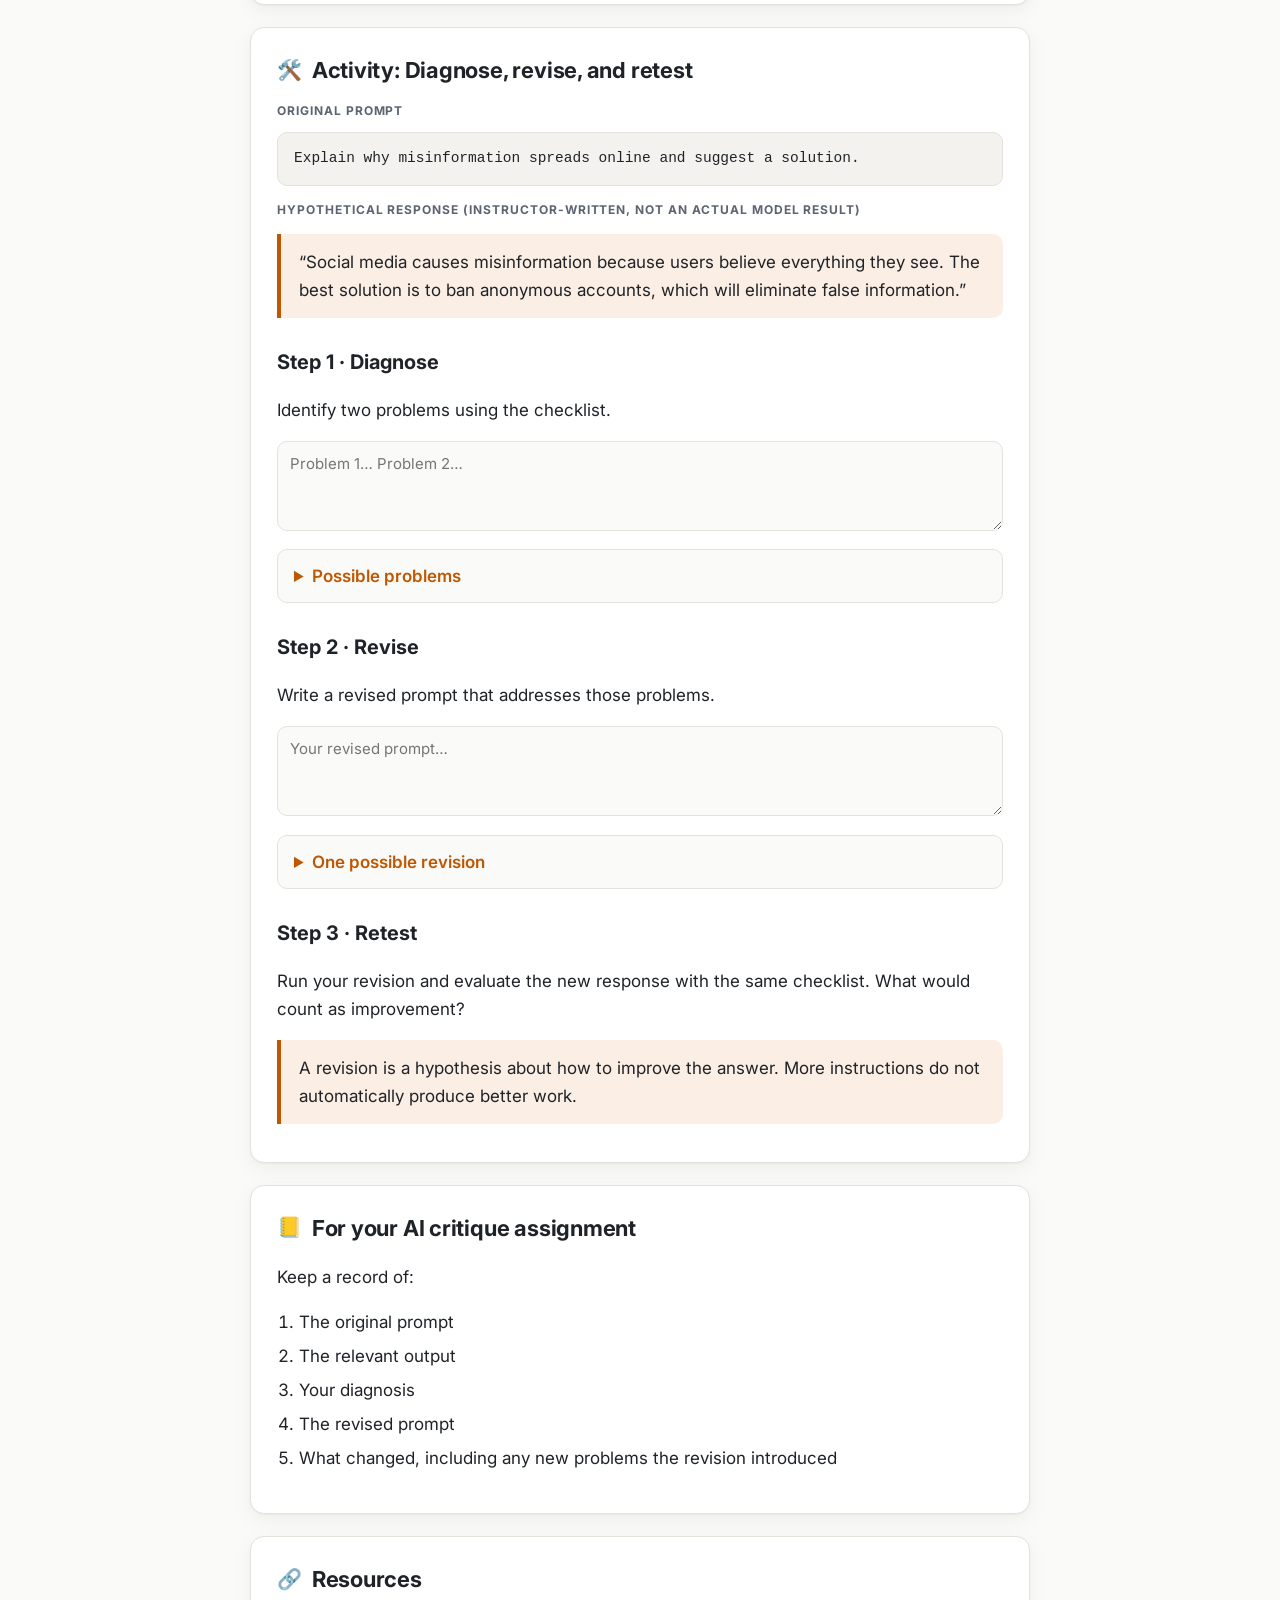
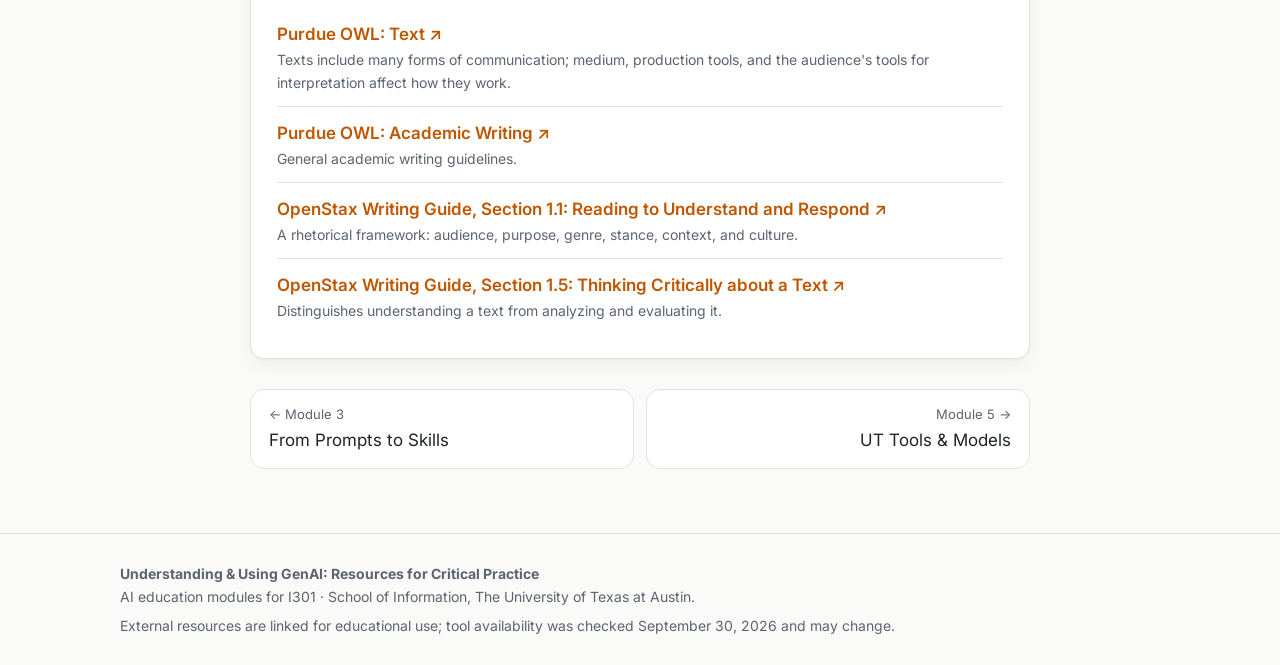
<file: module4-evaluation.html>
<!doctype html>
<html lang="en">
<head>
<meta charset="utf-8">
<meta name="viewport" content="width=device-width, initial-scale=1">
<title>Module 4: Evaluating Responses | Understanding &amp; Using GenAI</title>
<meta name="description" content="AI education modules for UT Austin iSchool undergraduates: understanding and critically using generative AI.">
<link rel="preconnect" href="https://fonts.googleapis.com">
<link href="https://fonts.googleapis.com/css2?family=Inter:wght@400;500;600;700;800&display=swap" rel="stylesheet">
<link rel="stylesheet" href="assets/style.css">
</head>
<body>
<header class="site-header"><div class="wrap">
  <a class="brand" href="index.html"><span class="brand-mark">AI</span>Understanding &amp; Using GenAI</a>
  <nav class="nav"><a href="index.html#home" class="">Home</a><a href="index.html#about" class="">About</a><a href="index.html#modules" class="active">Modules</a><a href="index.html#resources" class="">Resources</a></nav>
</div></header>

<section class="mhero"><div class="wrap narrow">
  <div class="crumb"><a href="index.html">Home</a> / <a href="index.html#modules">Modules</a> / Module 4</div>
  <p class="eyebrow">Module 4 of 6</p>
  <h1>Evaluating Responses as Texts</h1>
  <p>Apply rhetorical and writing concepts to AI output with a six-criterion checklist, then diagnose, revise, and retest.</p>
  <div class="meta"><span>⏱ <b>≈ 6 min</b> in lecture</span><span class="tags"><span class="tag">Critique</span><span class="tag">Activity</span></span></div>
</div></section>
<main class="content"><div class="wrap narrow">
<div class="card "><h2><span class="ico">🎯</span>Learning goals</h2><ul class="goals">
<li>Apply rhetorical concepts (audience, purpose, genre, stance, context) to AI output.</li>
<li>Use a six-criterion checklist to evaluate a response.</li>
<li>Diagnose problems, revise a prompt, and explain what changed.</li></ul></div><div class="card "><h2><span class="ico">📝</span>AI responses are texts</h2><p>Prompting and evaluation belong together. Before deciding how to revise a prompt, identify what is missing or ineffective in the response.</p>
<p>A response can be <b>grammatically polished but poorly suited to its audience</b>. It can <b>answer part of a question while avoiding its central problem</b>. It can <b>sound balanced while leaving out a relevant perspective</b>.</p></div><div class="card "><h2><span class="ico">✅</span>Evaluation checklist</h2><div class="tablewrap"><table>
<tr><th>Criterion</th><th>Questions to ask</th></tr>
<tr><td>Purpose and task</td><td>Does the response answer the actual question and meet the instructions?</td></tr>
<tr><td>Audience and medium</td><td>Are its vocabulary, detail, and presentation appropriate?</td></tr>
<tr><td>Evidence and accuracy</td><td>Which claims can you verify? Do the cited sources exist and support them?</td></tr>
<tr><td>Reasoning</td><td>Do the conclusions follow from the evidence? What assumptions remain unstated?</td></tr>
<tr><td>Perspective and context</td><td>Whose experiences appear? What relevant circumstances or viewpoints are missing?</td></tr>
<tr><td>Uncertainty</td><td>Does the response distinguish established information from speculation?</td></tr>
</table></div>
<blockquote>Point to specific passages. Replace “the response is biased” with an explanation of what it emphasizes or excludes, why that matters, and what evidence supports your judgment.</blockquote></div><div class="card "><h2><span class="ico">🛠️</span>Activity: Diagnose, revise, and retest</h2><p class="label">Original prompt</p><div class="prompt">Explain why misinformation spreads online and suggest a solution.</div>
<p class="label">Hypothetical response (instructor-written, not an actual model result)</p>
<div class="quote">“Social media causes misinformation because users believe everything they see. The best solution is to ban anonymous accounts, which will eliminate false information.”</div>
<h3>Step 1 · Diagnose</h3><p>Identify two problems using the checklist.</p>
<div class="field"><textarea id="diag" placeholder="Problem 1… Problem 2…"></textarea></div>
<details><summary>Possible problems</summary><ul class="goals"><li>An unsupported generalization about users (“believe everything they see”)</li><li>An oversimplified causal explanation (“social media causes…”)</li><li>An absolute claim about the proposed solution (“will eliminate”)</li></ul></details>
<h3>Step 2 · Revise</h3><p>Write a revised prompt that addresses those problems.</p>
<div class="field"><textarea id="rev" placeholder="Your revised prompt…"></textarea></div>
<details><summary>One possible revision</summary><div class="prompt">Explain two mechanisms that can contribute to misinformation spreading online. Avoid assuming that all users behave alike. Evaluate one proposed intervention, including a limitation and a possible tradeoff. Use the supplied course reading to support your explanation. If the reading does not support a claim, identify that gap.</div></details>
<h3>Step 3 · Retest</h3><p>Run your revision and evaluate the new response with the same checklist. What would count as improvement?</p>
<blockquote>A revision is a hypothesis about how to improve the answer. More instructions do not automatically produce better work.</blockquote></div><div class="card "><h2><span class="ico">📒</span>For your AI critique assignment</h2><p>Keep a record of:</p><ol class="steps"><li>The original prompt</li><li>The relevant output</li><li>Your diagnosis</li><li>The revised prompt</li><li>What changed, including any new problems the revision introduced</li></ol></div><div class="card "><h2><span class="ico">🔗</span>Resources</h2><ul class="res"><li><a href="https://owl.purdue.edu/owl/general_writing/academic_writing/rhetorical_situation/text.html" target="_blank" rel="noopener">Purdue OWL: Text ↗</a><small>Texts include many forms of communication; medium, production tools, and the audience's tools for interpretation affect how they work.</small></li><li><a href="https://owl.purdue.edu/owl/general_writing/academic_writing/index.html" target="_blank" rel="noopener">Purdue OWL: Academic Writing ↗</a><small>General academic writing guidelines.</small></li><li><a href="https://openstax.org/books/writing-guide/pages/1-1-reading-to-understand-and-respond" target="_blank" rel="noopener">OpenStax Writing Guide, Section 1.1: Reading to Understand and Respond ↗</a><small>A rhetorical framework: audience, purpose, genre, stance, context, and culture.</small></li><li><a href="https://openstax.org/books/writing-guide/pages/1-5-writing-process-thinking-critically-about-a-text" target="_blank" rel="noopener">OpenStax Writing Guide, Section 1.5: Thinking Critically about a Text ↗</a><small>Distinguishes understanding a text from analyzing and evaluating it.</small></li></ul></div>
<div class="pager"><a href="module3-skills.html"><small>← Module 3</small>From Prompts to Skills</a><a class="next" href="module5-tools.html"><small>Module 5 →</small>UT Tools & Models</a></div>
</div></main>
<footer><div class="wrap">
  <div><b>Understanding &amp; Using GenAI: Resources for Critical Practice</b></div>
  <div>AI education modules for I301 · School of Information, The University of Texas at Austin.</div>
  <div style="margin-top:6px">External resources are linked for educational use; tool availability was checked September 30, 2026 and may change.</div>
</div></footer>
</body></html>
</file>
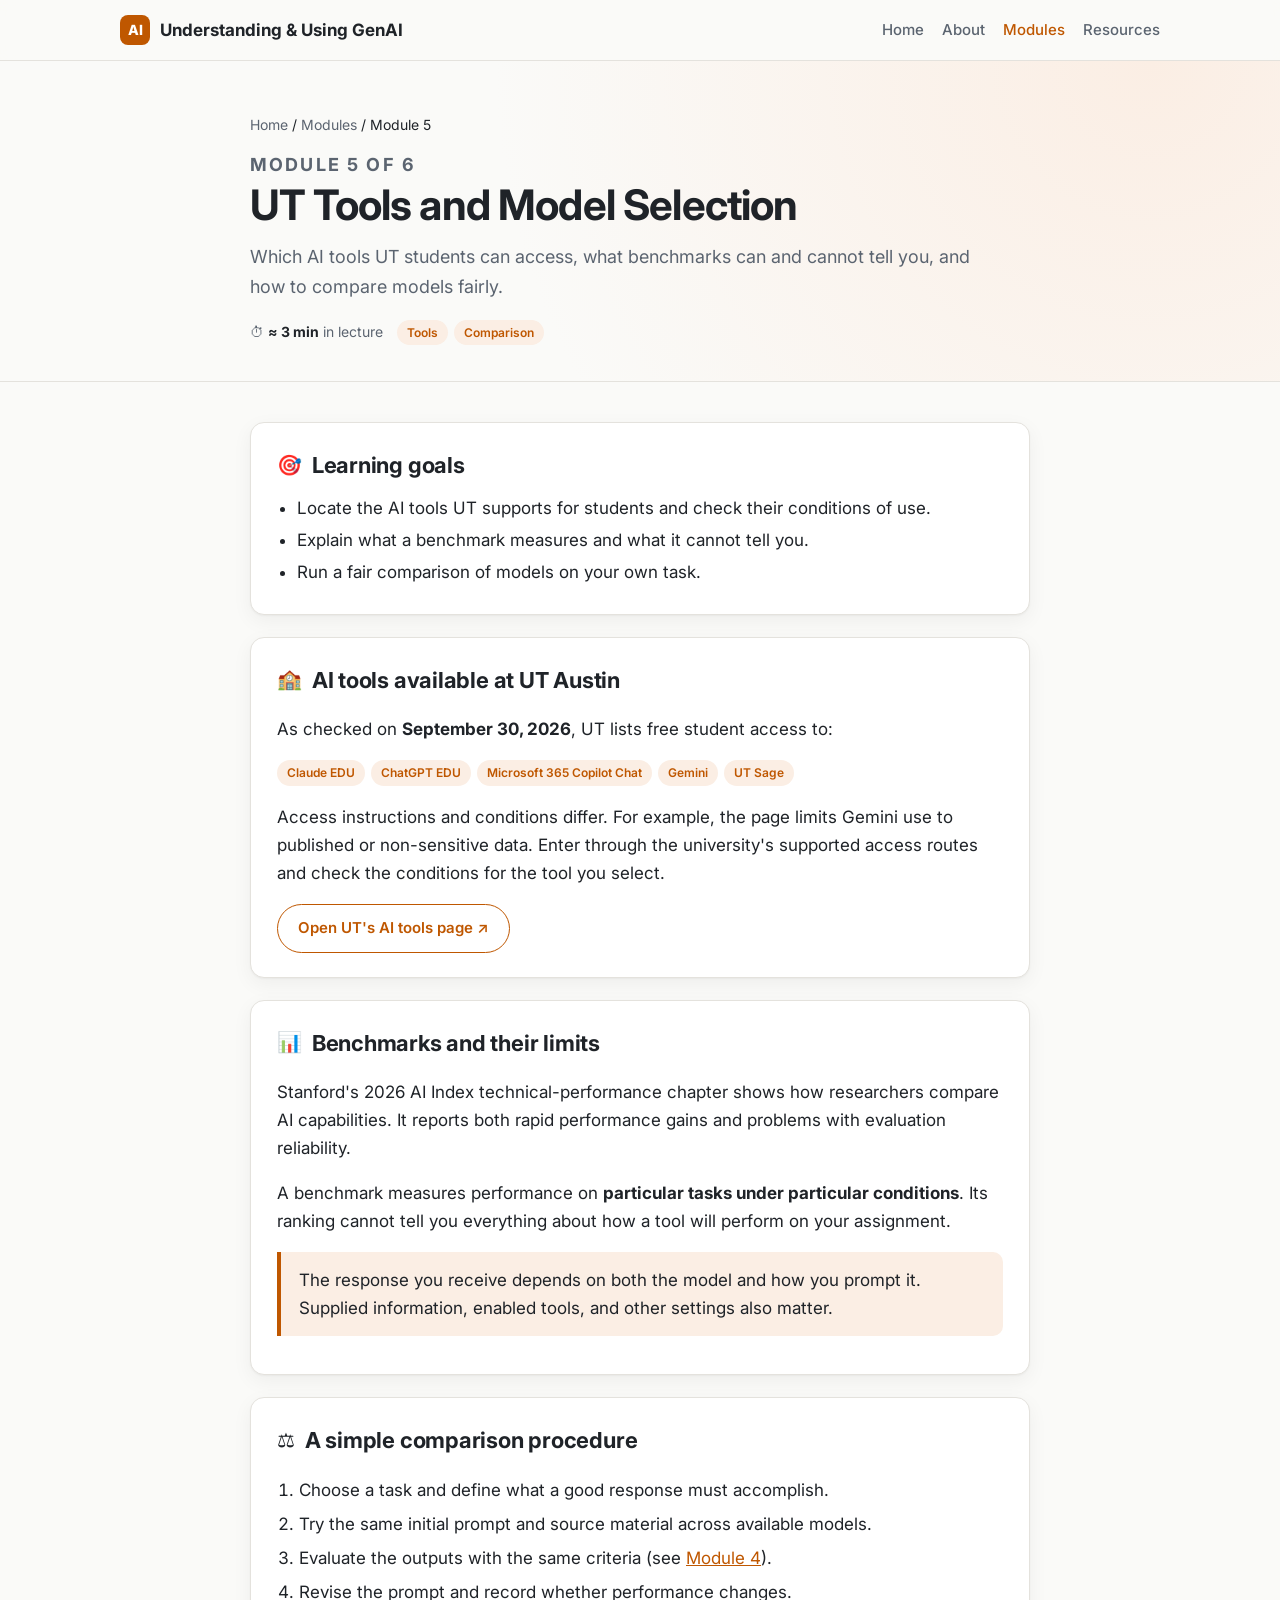
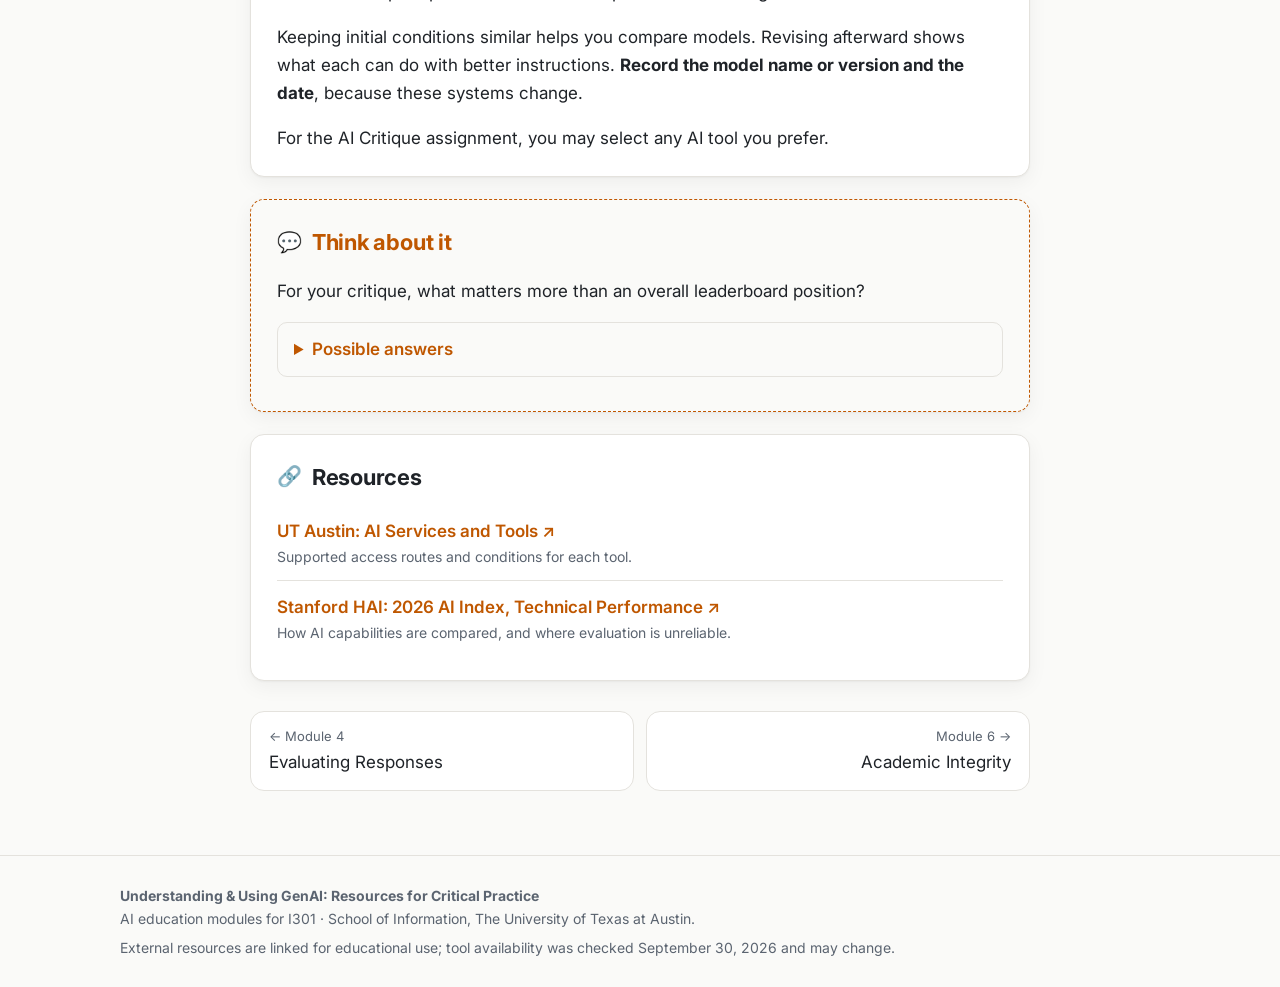
<file: module5-tools.html>
<!doctype html>
<html lang="en">
<head>
<meta charset="utf-8">
<meta name="viewport" content="width=device-width, initial-scale=1">
<title>Module 5: UT Tools & Models | Understanding &amp; Using GenAI</title>
<meta name="description" content="AI education modules for UT Austin iSchool undergraduates: understanding and critically using generative AI.">
<link rel="preconnect" href="https://fonts.googleapis.com">
<link href="https://fonts.googleapis.com/css2?family=Inter:wght@400;500;600;700;800&display=swap" rel="stylesheet">
<link rel="stylesheet" href="assets/style.css">
</head>
<body>
<header class="site-header"><div class="wrap">
  <a class="brand" href="index.html"><span class="brand-mark">AI</span>Understanding &amp; Using GenAI</a>
  <nav class="nav"><a href="index.html#home" class="">Home</a><a href="index.html#about" class="">About</a><a href="index.html#modules" class="active">Modules</a><a href="index.html#resources" class="">Resources</a></nav>
</div></header>

<section class="mhero"><div class="wrap narrow">
  <div class="crumb"><a href="index.html">Home</a> / <a href="index.html#modules">Modules</a> / Module 5</div>
  <p class="eyebrow">Module 5 of 6</p>
  <h1>UT Tools and Model Selection</h1>
  <p>Which AI tools UT students can access, what benchmarks can and cannot tell you, and how to compare models fairly.</p>
  <div class="meta"><span>⏱ <b>≈ 3 min</b> in lecture</span><span class="tags"><span class="tag">Tools</span><span class="tag">Comparison</span></span></div>
</div></section>
<main class="content"><div class="wrap narrow">
<div class="card "><h2><span class="ico">🎯</span>Learning goals</h2><ul class="goals">
<li>Locate the AI tools UT supports for students and check their conditions of use.</li>
<li>Explain what a benchmark measures and what it cannot tell you.</li>
<li>Run a fair comparison of models on your own task.</li></ul></div><div class="card "><h2><span class="ico">🏫</span>AI tools available at UT Austin</h2><p>As checked on <b>September 30, 2026</b>, UT lists free student access to:</p>
<div class="tags" style="margin:8px 0 14px"><span class="tag">Claude EDU</span><span class="tag">ChatGPT EDU</span><span class="tag">Microsoft 365 Copilot Chat</span><span class="tag">Gemini</span><span class="tag">UT Sage</span></div>
<p>Access instructions and conditions differ. For example, the page limits Gemini use to published or non-sensitive data. Enter through the university's supported access routes and check the conditions for the tool you select.</p>
<p><a class="btn ghost" href="https://tech.utexas.edu/services-tools/ai" target="_blank" rel="noopener">Open UT's AI tools page ↗</a></p></div><div class="card "><h2><span class="ico">📊</span>Benchmarks and their limits</h2><p>Stanford's 2026 AI Index technical-performance chapter shows how researchers compare AI capabilities. It reports both rapid performance gains and problems with evaluation reliability.</p>
<p>A benchmark measures performance on <b>particular tasks under particular conditions</b>. Its ranking cannot tell you everything about how a tool will perform on your assignment.</p>
<blockquote>The response you receive depends on both the model and how you prompt it. Supplied information, enabled tools, and other settings also matter.</blockquote></div><div class="card "><h2><span class="ico">⚖️</span>A simple comparison procedure</h2><ol class="steps">
<li>Choose a task and define what a good response must accomplish.</li>
<li>Try the same initial prompt and source material across available models.</li>
<li>Evaluate the outputs with the same criteria (see <a href="module4-evaluation.html">Module 4</a>).</li>
<li>Revise the prompt and record whether performance changes.</li></ol>
<p>Keeping initial conditions similar helps you compare models. Revising afterward shows what each can do with better instructions. <b>Record the model name or version and the date</b>, because these systems change.</p>
<p>For the AI Critique assignment, you may select any AI tool you prefer.</p></div><div class="card discuss"><h2><span class="ico">💬</span>Think about it</h2><p>For your critique, what matters more than an overall leaderboard position?</p>
<details><summary>Possible answers</summary><p>Accuracy on the assigned topic, appropriate evidence, and fit with the task.</p></details></div><div class="card "><h2><span class="ico">🔗</span>Resources</h2><ul class="res"><li><a href="https://tech.utexas.edu/services-tools/ai" target="_blank" rel="noopener">UT Austin: AI Services and Tools ↗</a><small>Supported access routes and conditions for each tool.</small></li><li><a href="https://hai.stanford.edu/ai-index/2026-ai-index-report/technical-performance" target="_blank" rel="noopener">Stanford HAI: 2026 AI Index, Technical Performance ↗</a><small>How AI capabilities are compared, and where evaluation is unreliable.</small></li></ul></div>
<div class="pager"><a href="module4-evaluation.html"><small>← Module 4</small>Evaluating Responses</a><a class="next" href="module6-integrity.html"><small>Module 6 →</small>Academic Integrity</a></div>
</div></main>
<footer><div class="wrap">
  <div><b>Understanding &amp; Using GenAI: Resources for Critical Practice</b></div>
  <div>AI education modules for I301 · School of Information, The University of Texas at Austin.</div>
  <div style="margin-top:6px">External resources are linked for educational use; tool availability was checked September 30, 2026 and may change.</div>
</div></footer>
</body></html>
</file>
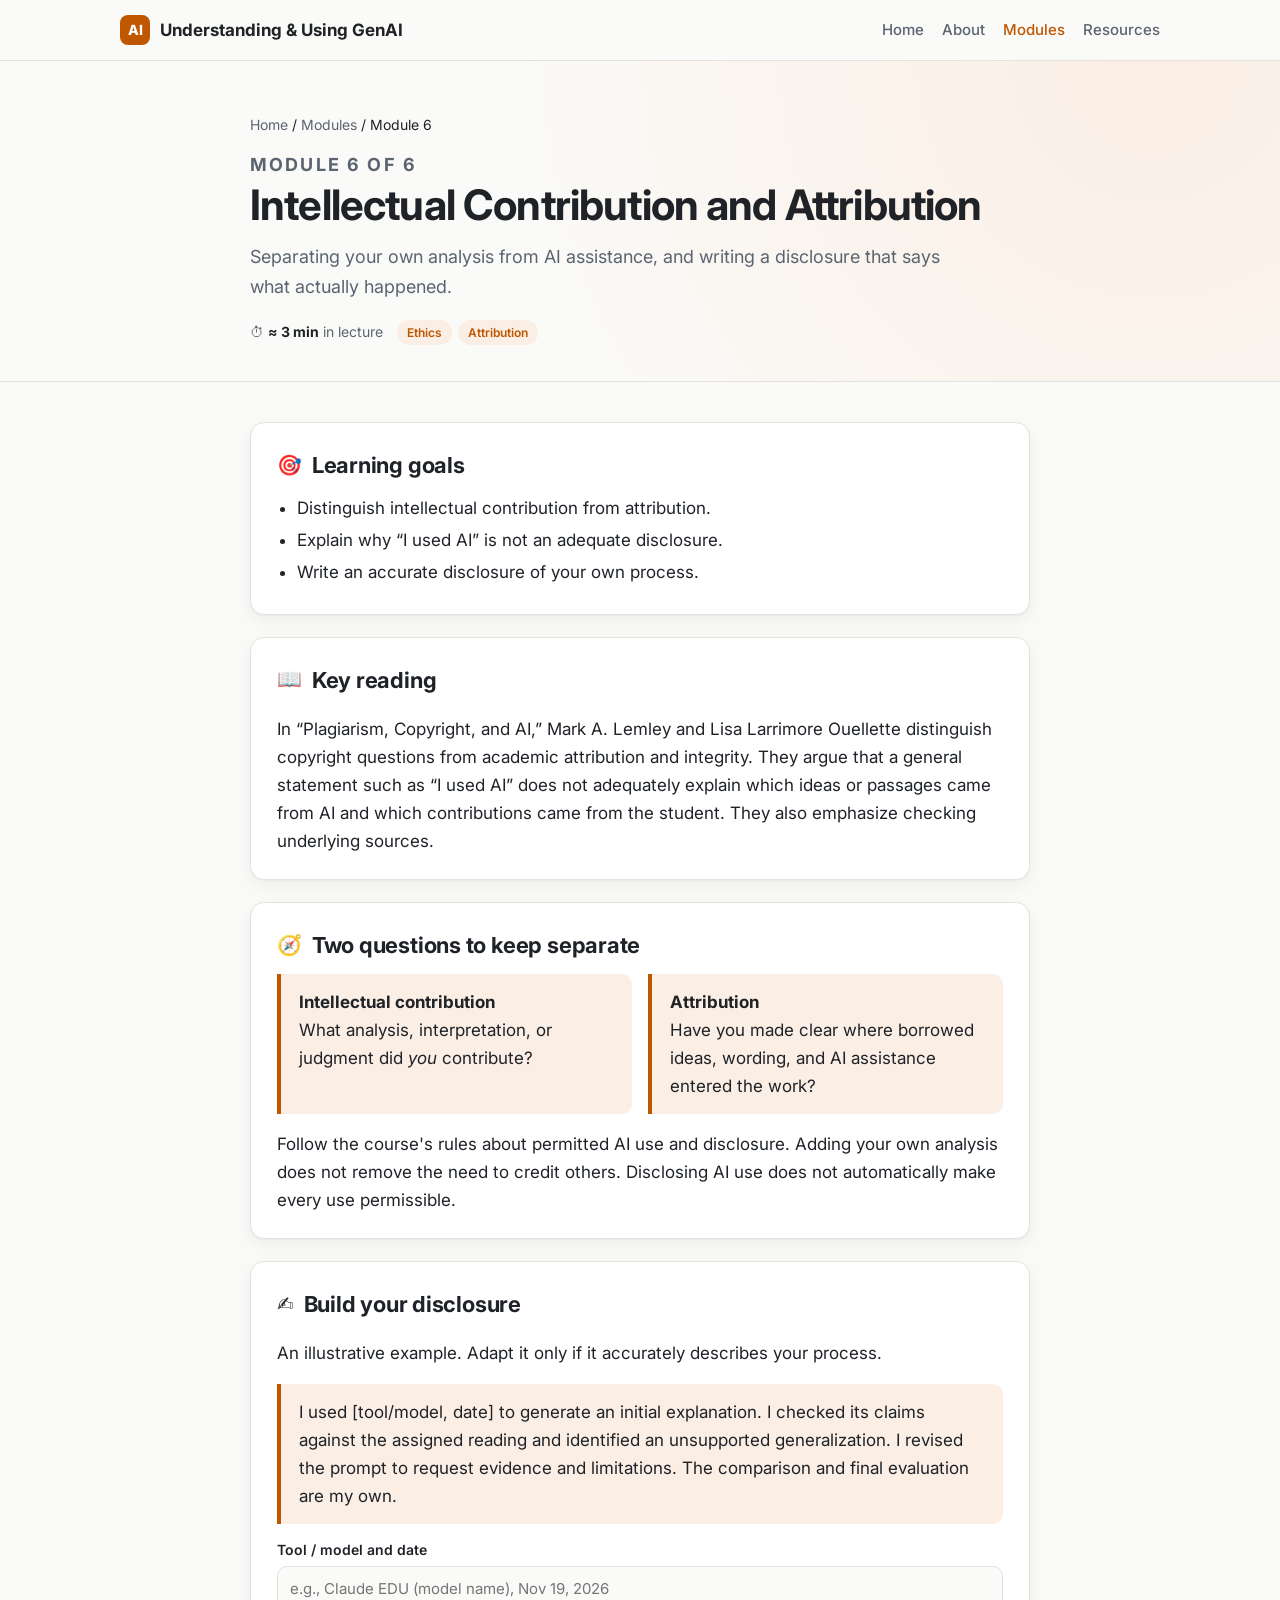
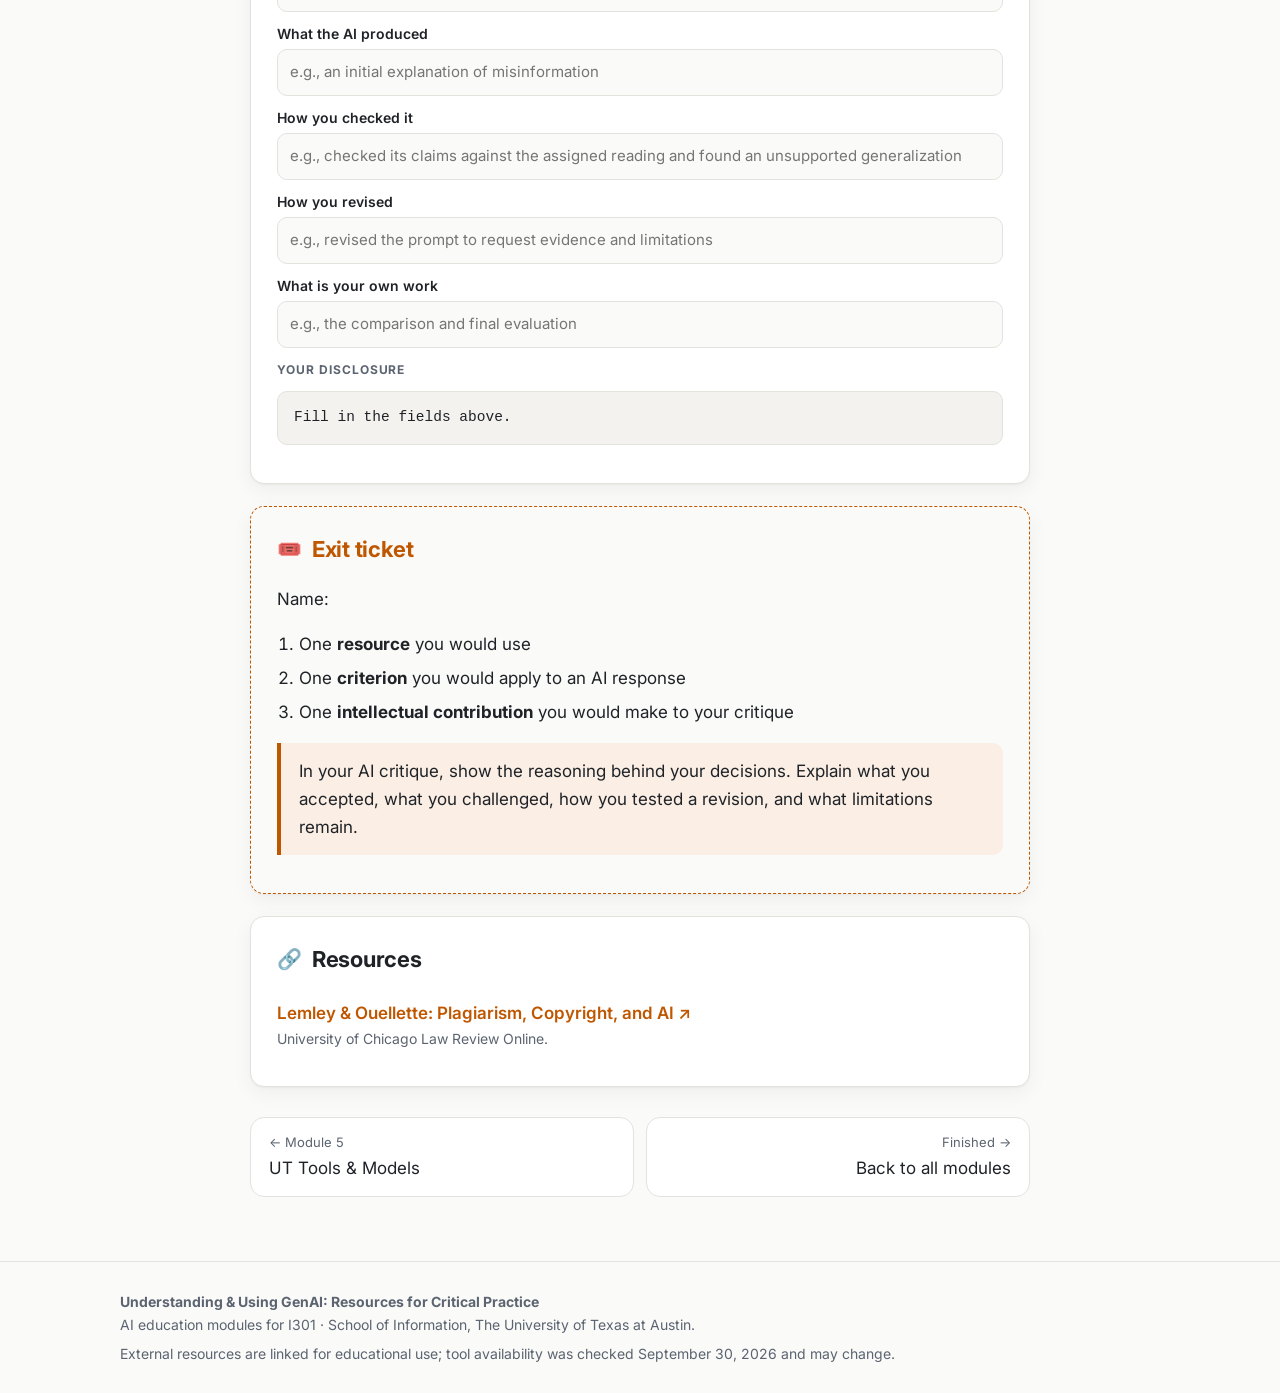
<file: module6-integrity.html>
<!doctype html>
<html lang="en">
<head>
<meta charset="utf-8">
<meta name="viewport" content="width=device-width, initial-scale=1">
<title>Module 6: Academic Integrity | Understanding &amp; Using GenAI</title>
<meta name="description" content="AI education modules for UT Austin iSchool undergraduates: understanding and critically using generative AI.">
<link rel="preconnect" href="https://fonts.googleapis.com">
<link href="https://fonts.googleapis.com/css2?family=Inter:wght@400;500;600;700;800&display=swap" rel="stylesheet">
<link rel="stylesheet" href="assets/style.css">
</head>
<body>
<header class="site-header"><div class="wrap">
  <a class="brand" href="index.html"><span class="brand-mark">AI</span>Understanding &amp; Using GenAI</a>
  <nav class="nav"><a href="index.html#home" class="">Home</a><a href="index.html#about" class="">About</a><a href="index.html#modules" class="active">Modules</a><a href="index.html#resources" class="">Resources</a></nav>
</div></header>

<section class="mhero"><div class="wrap narrow">
  <div class="crumb"><a href="index.html">Home</a> / <a href="index.html#modules">Modules</a> / Module 6</div>
  <p class="eyebrow">Module 6 of 6</p>
  <h1>Intellectual Contribution and Attribution</h1>
  <p>Separating your own analysis from AI assistance, and writing a disclosure that says what actually happened.</p>
  <div class="meta"><span>⏱ <b>≈ 3 min</b> in lecture</span><span class="tags"><span class="tag">Ethics</span><span class="tag">Attribution</span></span></div>
</div></section>
<main class="content"><div class="wrap narrow">
<div class="card "><h2><span class="ico">🎯</span>Learning goals</h2><ul class="goals">
<li>Distinguish intellectual contribution from attribution.</li>
<li>Explain why “I used AI” is not an adequate disclosure.</li>
<li>Write an accurate disclosure of your own process.</li></ul></div><div class="card "><h2><span class="ico">📖</span>Key reading</h2><p>In “Plagiarism, Copyright, and AI,” Mark A. Lemley and Lisa Larrimore Ouellette distinguish copyright questions from academic attribution and integrity. They argue that a general statement such as “I used AI” does not adequately explain which ideas or passages came from AI and which contributions came from the student. They also emphasize checking underlying sources.</p></div><div class="card "><h2><span class="ico">🧭</span>Two questions to keep separate</h2><div class="cols">
<div class="quote" style="margin:0"><b>Intellectual contribution</b><br>What analysis, interpretation, or judgment did <i>you</i> contribute?</div>
<div class="quote" style="margin:0"><b>Attribution</b><br>Have you made clear where borrowed ideas, wording, and AI assistance entered the work?</div></div>
<p style="margin-top:16px">Follow the course's rules about permitted AI use and disclosure. Adding your own analysis does not remove the need to credit others. Disclosing AI use does not automatically make every use permissible.</p></div><div class="card "><h2><span class="ico">✍️</span>Build your disclosure</h2><p>An illustrative example. Adapt it only if it accurately describes your process.</p>
<div class="quote">I used [tool/model, date] to generate an initial explanation. I checked its claims against the assigned reading and identified an unsupported generalization. I revised the prompt to request evidence and limitations. The comparison and final evaluation are my own.</div>
<div class="field"><label for="dTool">Tool / model and date</label><input type="text" id="dTool" placeholder="e.g., Claude EDU (model name), Nov 19, 2026"></div>
<div class="field"><label for="dUse">What the AI produced</label><input type="text" id="dUse" placeholder="e.g., an initial explanation of misinformation"></div>
<div class="field"><label for="dCheck">How you checked it</label><input type="text" id="dCheck" placeholder="e.g., checked its claims against the assigned reading and found an unsupported generalization"></div>
<div class="field"><label for="dRev">How you revised</label><input type="text" id="dRev" placeholder="e.g., revised the prompt to request evidence and limitations"></div>
<div class="field"><label for="dOwn">What is your own work</label><input type="text" id="dOwn" placeholder="e.g., the comparison and final evaluation"></div>
<p class="label">Your disclosure</p><div class="prompt" id="dOut">Fill in the fields above.</div>
<script>
const ids=['dTool','dUse','dCheck','dRev','dOwn'];
function upd(){const v=ids.map(i=>document.getElementById(i).value.trim());
 if(!v.some(Boolean)){document.getElementById('dOut').textContent='Fill in the fields above.';return;}
 const f=(x,p)=>x||p;
 document.getElementById('dOut').textContent=`I used ${f(v[0],'[tool/model, date]')} to generate ${f(v[1],'[what it produced]')}. I ${f(v[2],'[how you checked it]')}. I ${f(v[3],'[how you revised]')}. ${f(v[4],'[your contribution]').replace(/^./,c=>c.toUpperCase())} ${/ and |s$/.test(v[4])?'are':'is'} my own.`;}
ids.forEach(i=>document.getElementById(i).addEventListener('input',upd));
</script></div><div class="card discuss"><h2><span class="ico">🎟️</span>Exit ticket</h2><p>Name:</p><ol class="steps"><li>One <b>resource</b> you would use</li><li>One <b>criterion</b> you would apply to an AI response</li><li>One <b>intellectual contribution</b> you would make to your critique</li></ol>
<blockquote>In your AI critique, show the reasoning behind your decisions. Explain what you accepted, what you challenged, how you tested a revision, and what limitations remain.</blockquote></div><div class="card "><h2><span class="ico">🔗</span>Resources</h2><ul class="res"><li><a href="https://lawreview.uchicago.edu/online-archive/plagiarism-copyright-and-ai" target="_blank" rel="noopener">Lemley &amp; Ouellette: Plagiarism, Copyright, and AI ↗</a><small>University of Chicago Law Review Online.</small></li></ul></div>
<div class="pager"><a href="module5-tools.html"><small>← Module 5</small>UT Tools & Models</a><a class="next" href="index.html#modules"><small>Finished →</small>Back to all modules</a></div>
</div></main>
<footer><div class="wrap">
  <div><b>Understanding &amp; Using GenAI: Resources for Critical Practice</b></div>
  <div>AI education modules for I301 · School of Information, The University of Texas at Austin.</div>
  <div style="margin-top:6px">External resources are linked for educational use; tool availability was checked September 30, 2026 and may change.</div>
</div></footer>
</body></html>
</file>
<file: assets/style.css>
:root {
  --accent: #bf5700;
  --accent-soft: #fbeee4;
  --ink: #1f2328;
  --muted: #5b6470;
  --bg: #fafaf8;
  --card: #ffffff;
  --line: #e4e2dd;
  --code-bg: #f4f2ee;
  --ok: #2f7d4f;
  --radius: 14px;
  --shadow: 0 1px 2px rgba(0,0,0,.04), 0 6px 20px rgba(0,0,0,.05);
}
@media (prefers-color-scheme: dark) {
  :root {
    --accent: #ff8a3d;
    --accent-soft: #3a2515;
    --ink: #ecebe8;
    --muted: #a7adb5;
    --bg: #15171a;
    --card: #1e2125;
    --line: #2f3338;
    --code-bg: #262a2f;
    --ok: #6fcf97;
    --shadow: none;
  }
}
* { box-sizing: border-box; }
html { scroll-behavior: smooth; }
body {
  margin: 0;
  font-family: "Inter", system-ui, -apple-system, "Segoe UI", Roboto, sans-serif;
  color: var(--ink);
  background: var(--bg);
  line-height: 1.65;
  font-size: 17px;
}
a { color: var(--accent); }
.wrap { max-width: 1080px; margin: 0 auto; padding: 0 20px; }
.narrow { max-width: 820px; }

/* Header */
.site-header {
  position: sticky; top: 0; z-index: 10;
  background: color-mix(in srgb, var(--bg) 88%, transparent);
  backdrop-filter: blur(8px);
  border-bottom: 1px solid var(--line);
}
.site-header .wrap { display: flex; align-items: center; justify-content: space-between; gap: 16px; min-height: 60px; flex-wrap: wrap; }
.brand { font-weight: 700; text-decoration: none; color: var(--ink); display: flex; align-items: center; gap: 10px; }
.brand-mark { width: 30px; height: 30px; border-radius: 8px; background: var(--accent); color: #fff; display: grid; place-items: center; font-size: 14px; font-weight: 800; }
.nav { display: flex; gap: 18px; flex-wrap: wrap; }
.nav a { color: var(--muted); text-decoration: none; font-size: 15px; font-weight: 500; }
.nav a:hover, .nav a.active { color: var(--accent); }

/* Hero */
.hero { padding: 72px 0 56px; border-bottom: 1px solid var(--line); background: radial-gradient(circle at 85% 10%, var(--accent-soft), transparent 55%); }
.eyebrow { text-transform: uppercase; letter-spacing: .12em; font-size: 13px; font-weight: 700; color: var(--accent); margin: 0 0 12px; }
.hero h1 { font-size: clamp(30px, 5vw, 48px); line-height: 1.15; margin: 0 0 16px; letter-spacing: -.02em; }
.hero p.lead { font-size: 19px; color: var(--muted); max-width: 680px; margin: 0 0 28px; }
.btns { display: flex; gap: 12px; flex-wrap: wrap; }
.btn { display: inline-block; padding: 11px 20px; border-radius: 999px; font-weight: 600; text-decoration: none; font-size: 15px; border: 1.5px solid var(--accent); }
.btn.primary { background: var(--accent); color: #fff; }
.btn.ghost { color: var(--accent); background: transparent; }

/* Sections */
section.block { padding: 56px 0; }
section.block + section.block { border-top: 1px solid var(--line); }
h2 { font-size: 28px; letter-spacing: -.01em; margin: 0 0 12px; }
h3 { font-size: 20px; margin: 28px 0 8px; }
.sub { color: var(--muted); margin: 0 0 28px; }

/* Pillars */
.pillars { display: grid; grid-template-columns: repeat(auto-fit, minmax(220px, 1fr)); gap: 16px; margin-top: 8px; }
.pillar { background: var(--card); border: 1px solid var(--line); border-radius: var(--radius); padding: 20px; }
.pillar h4 { margin: 0 0 6px; font-size: 13px; letter-spacing: .1em; text-transform: uppercase; color: var(--accent); }
.pillar p { margin: 0; color: var(--muted); font-size: 15px; }

/* Module grid */
.modules { display: grid; grid-template-columns: repeat(auto-fill, minmax(300px, 1fr)); gap: 18px; }
.mcard { display: flex; flex-direction: column; background: var(--card); border: 1px solid var(--line); border-radius: var(--radius); padding: 22px; text-decoration: none; color: var(--ink); box-shadow: var(--shadow); transition: transform .15s, border-color .15s; }
.mcard:hover { transform: translateY(-3px); border-color: var(--accent); }
.mnum { font-size: 13px; font-weight: 700; color: var(--accent); letter-spacing: .08em; text-transform: uppercase; }
.mcard h3 { margin: 6px 0 8px; font-size: 20px; }
.mcard p { margin: 0 0 14px; color: var(--muted); font-size: 15px; flex: 1; }
.tags { display: flex; gap: 6px; flex-wrap: wrap; }
.tag { font-size: 12px; padding: 3px 10px; border-radius: 999px; background: var(--accent-soft); color: var(--accent); font-weight: 600; }
.mcard .go { margin-top: 14px; font-weight: 600; color: var(--accent); font-size: 14px; }

/* Flow strip */
.flow { display: flex; flex-wrap: wrap; gap: 8px; align-items: center; margin: 8px 0 0; }
.flow span { background: var(--card); border: 1px solid var(--line); border-radius: 999px; padding: 6px 14px; font-size: 14px; }
.flow i { color: var(--muted); font-style: normal; }

/* Module page */
.mhero { padding: 52px 0 36px; border-bottom: 1px solid var(--line); background: radial-gradient(circle at 90% 0%, var(--accent-soft), transparent 55%); }
.mhero h1 { font-size: clamp(28px, 4.5vw, 42px); margin: 0 0 12px; line-height: 1.2; letter-spacing: -.02em; }
.mhero p { color: var(--muted); font-size: 18px; margin: 0; max-width: 720px; }
.meta { display: flex; gap: 14px; flex-wrap: wrap; margin-top: 18px; font-size: 14px; color: var(--muted); }
.meta b { color: var(--ink); }
.crumb { font-size: 14px; margin-bottom: 14px; }
.crumb a { color: var(--muted); text-decoration: none; }
.crumb a:hover { color: var(--accent); }

.content { padding: 40px 0 64px; }
.card { background: var(--card); border: 1px solid var(--line); border-radius: var(--radius); padding: 24px 26px; margin: 0 0 22px; box-shadow: var(--shadow); }
.card > h2 { font-size: 22px; margin: 0 0 10px; display: flex; align-items: center; gap: 10px; }
.card > h2 .ico { font-size: 20px; }
.card p:last-child { margin-bottom: 0; }
.goals { margin: 0; padding-left: 20px; }
.goals li { margin: 4px 0; }

blockquote, .quote { margin: 14px 0; padding: 14px 18px; border-left: 4px solid var(--accent); background: var(--accent-soft); border-radius: 0 10px 10px 0; }
.prompt { font-family: ui-monospace, SFMono-Regular, Menlo, monospace; font-size: 14.5px; background: var(--code-bg); border: 1px solid var(--line); border-radius: 10px; padding: 14px 16px; white-space: pre-wrap; margin: 8px 0 14px; }
.label { font-size: 12px; font-weight: 700; letter-spacing: .08em; text-transform: uppercase; color: var(--muted); margin-top: 12px; }
.cols { display: grid; grid-template-columns: repeat(auto-fit, minmax(260px, 1fr)); gap: 16px; }
.discuss { border: 1.5px dashed var(--accent); background: transparent; }
.discuss > h2 { color: var(--accent); }

table { width: 100%; border-collapse: collapse; font-size: 15.5px; }
th, td { text-align: left; padding: 10px 12px; border-bottom: 1px solid var(--line); vertical-align: top; }
th { font-size: 13px; text-transform: uppercase; letter-spacing: .06em; color: var(--muted); }
td:first-child { font-weight: 600; white-space: nowrap; }
.tablewrap { overflow-x: auto; }

ul.res { list-style: none; padding: 0; margin: 0; }
ul.res li { padding: 12px 0; border-bottom: 1px solid var(--line); }
ul.res li:last-child { border-bottom: none; }
ul.res a { font-weight: 600; text-decoration: none; }
ul.res a:hover { text-decoration: underline; }
ul.res small { display: block; color: var(--muted); font-size: 14px; }

ol.steps { padding-left: 22px; }
ol.steps li { margin: 6px 0; }

/* Interactive bits */
details { border: 1px solid var(--line); border-radius: 10px; padding: 12px 16px; margin: 10px 0; background: var(--bg); }
summary { cursor: pointer; font-weight: 600; color: var(--accent); }
details[open] summary { margin-bottom: 8px; }
.blank { display: inline-block; min-width: 70px; border-bottom: 2px solid var(--accent); text-align: center; font-weight: 700; color: var(--accent); }
.choices { display: flex; gap: 8px; flex-wrap: wrap; margin: 12px 0; }
.choice { border: 1.5px solid var(--line); background: var(--card); color: var(--ink); padding: 7px 14px; border-radius: 999px; cursor: pointer; font: inherit; font-size: 15px; }
.choice:hover { border-color: var(--accent); }
.choice.sel { background: var(--accent); color: #fff; border-color: var(--accent); }
.bar { display: flex; align-items: center; gap: 10px; margin: 6px 0; font-size: 15px; }
.bar .w { width: 90px; }
.bar .track { flex: 1; height: 12px; background: var(--code-bg); border-radius: 6px; overflow: hidden; }
.bar .track { display: block; }
.bar .fill { display: block; height: 100%; background: var(--accent); border-radius: 6px; transition: width .5s; }
.bar .pct { width: 44px; text-align: right; color: var(--muted); }
.check label { display: flex; gap: 10px; align-items: flex-start; padding: 8px 0; border-bottom: 1px solid var(--line); cursor: pointer; }
.check input { margin-top: 6px; accent-color: var(--accent); }
.progress { font-weight: 600; color: var(--accent); margin-top: 10px; }
textarea, input[type=text] { width: 100%; font: inherit; font-size: 15px; padding: 10px 12px; border-radius: 10px; border: 1px solid var(--line); background: var(--bg); color: var(--ink); }
textarea { min-height: 90px; resize: vertical; }
.field { margin: 10px 0; }
.field label { display: block; font-size: 14px; font-weight: 600; margin-bottom: 4px; }

/* Pager */
.pager { display: flex; justify-content: space-between; gap: 12px; margin-top: 30px; flex-wrap: wrap; }
.pager a { flex: 1; min-width: 220px; text-decoration: none; border: 1px solid var(--line); border-radius: var(--radius); padding: 14px 18px; background: var(--card); color: var(--ink); }
.pager a:hover { border-color: var(--accent); }
.pager small { display: block; color: var(--muted); font-size: 13px; }
.pager .next { text-align: right; }

footer { border-top: 1px solid var(--line); padding: 28px 0; color: var(--muted); font-size: 14px; }

@media (max-width: 600px) {
  body { font-size: 16px; }
  .hero { padding: 48px 0 40px; }
  .card { padding: 18px; }
  td:first-child { white-space: normal; }
}
</file>
